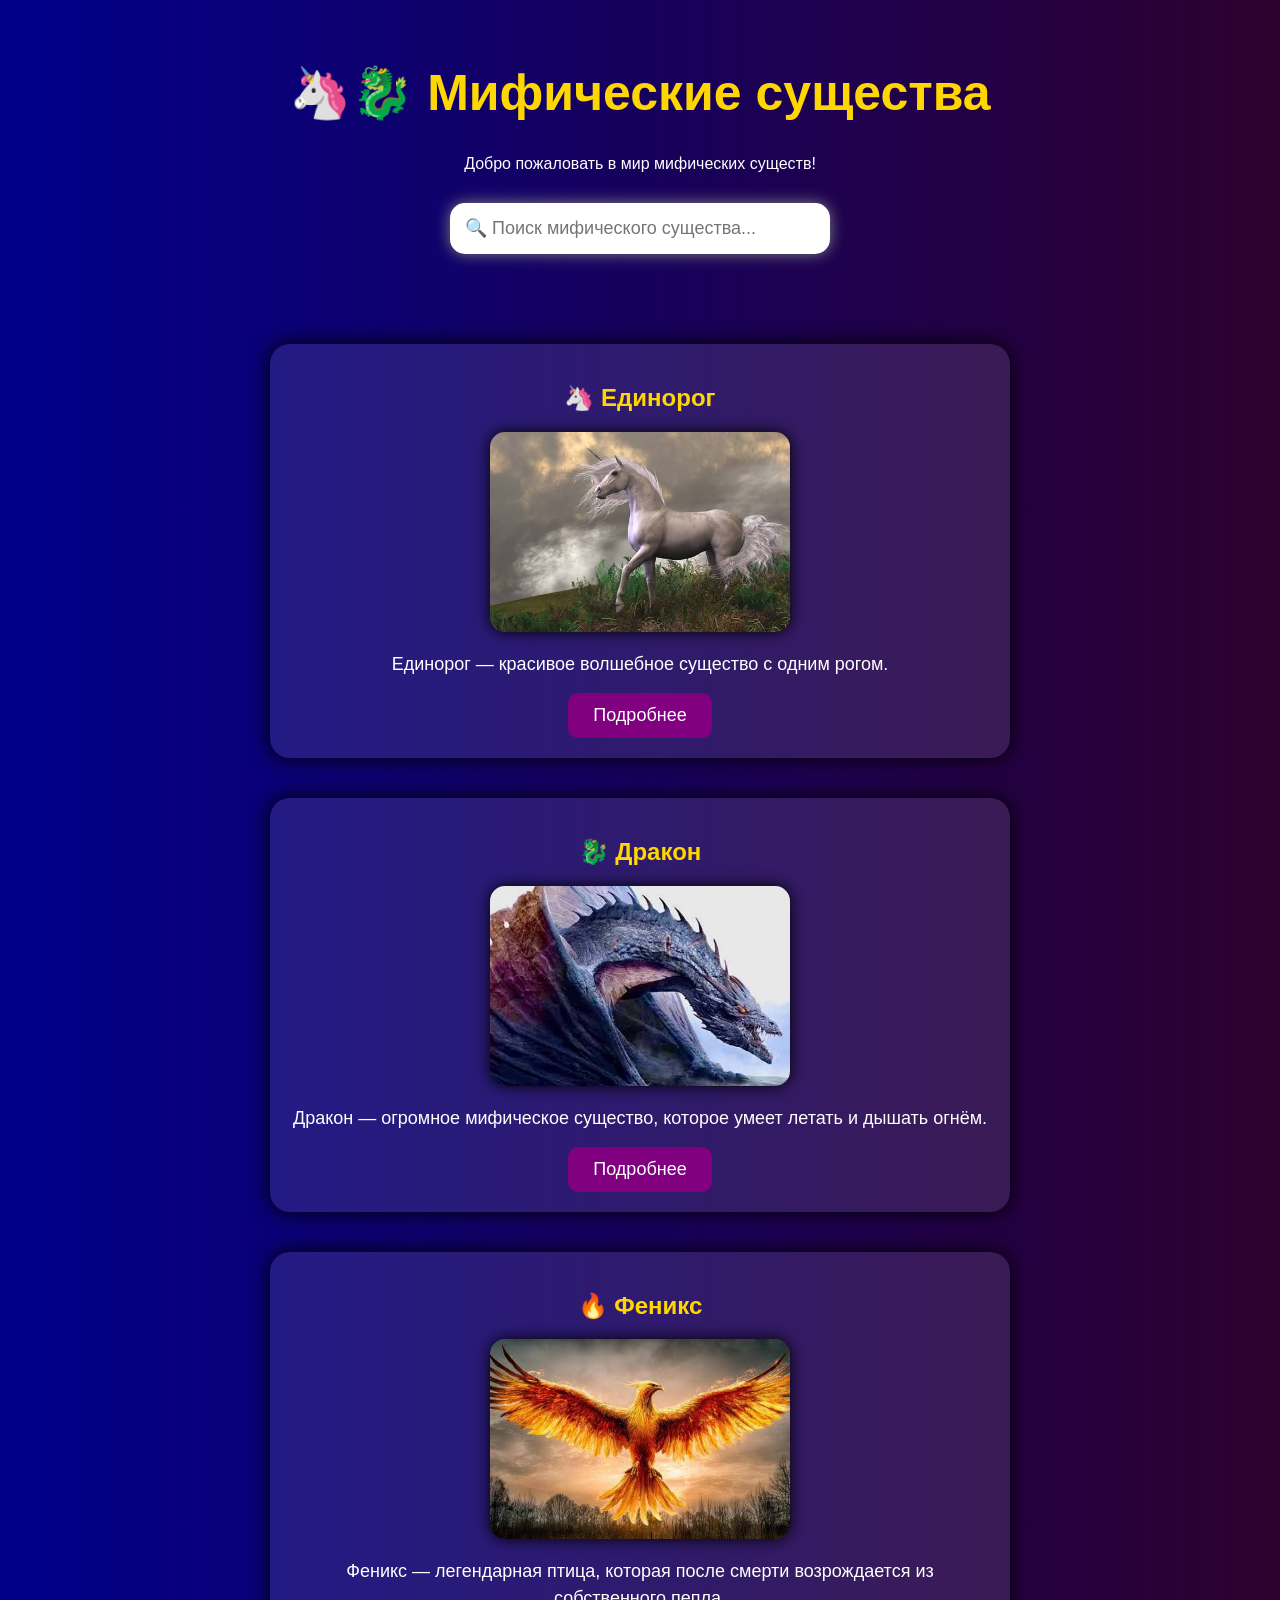
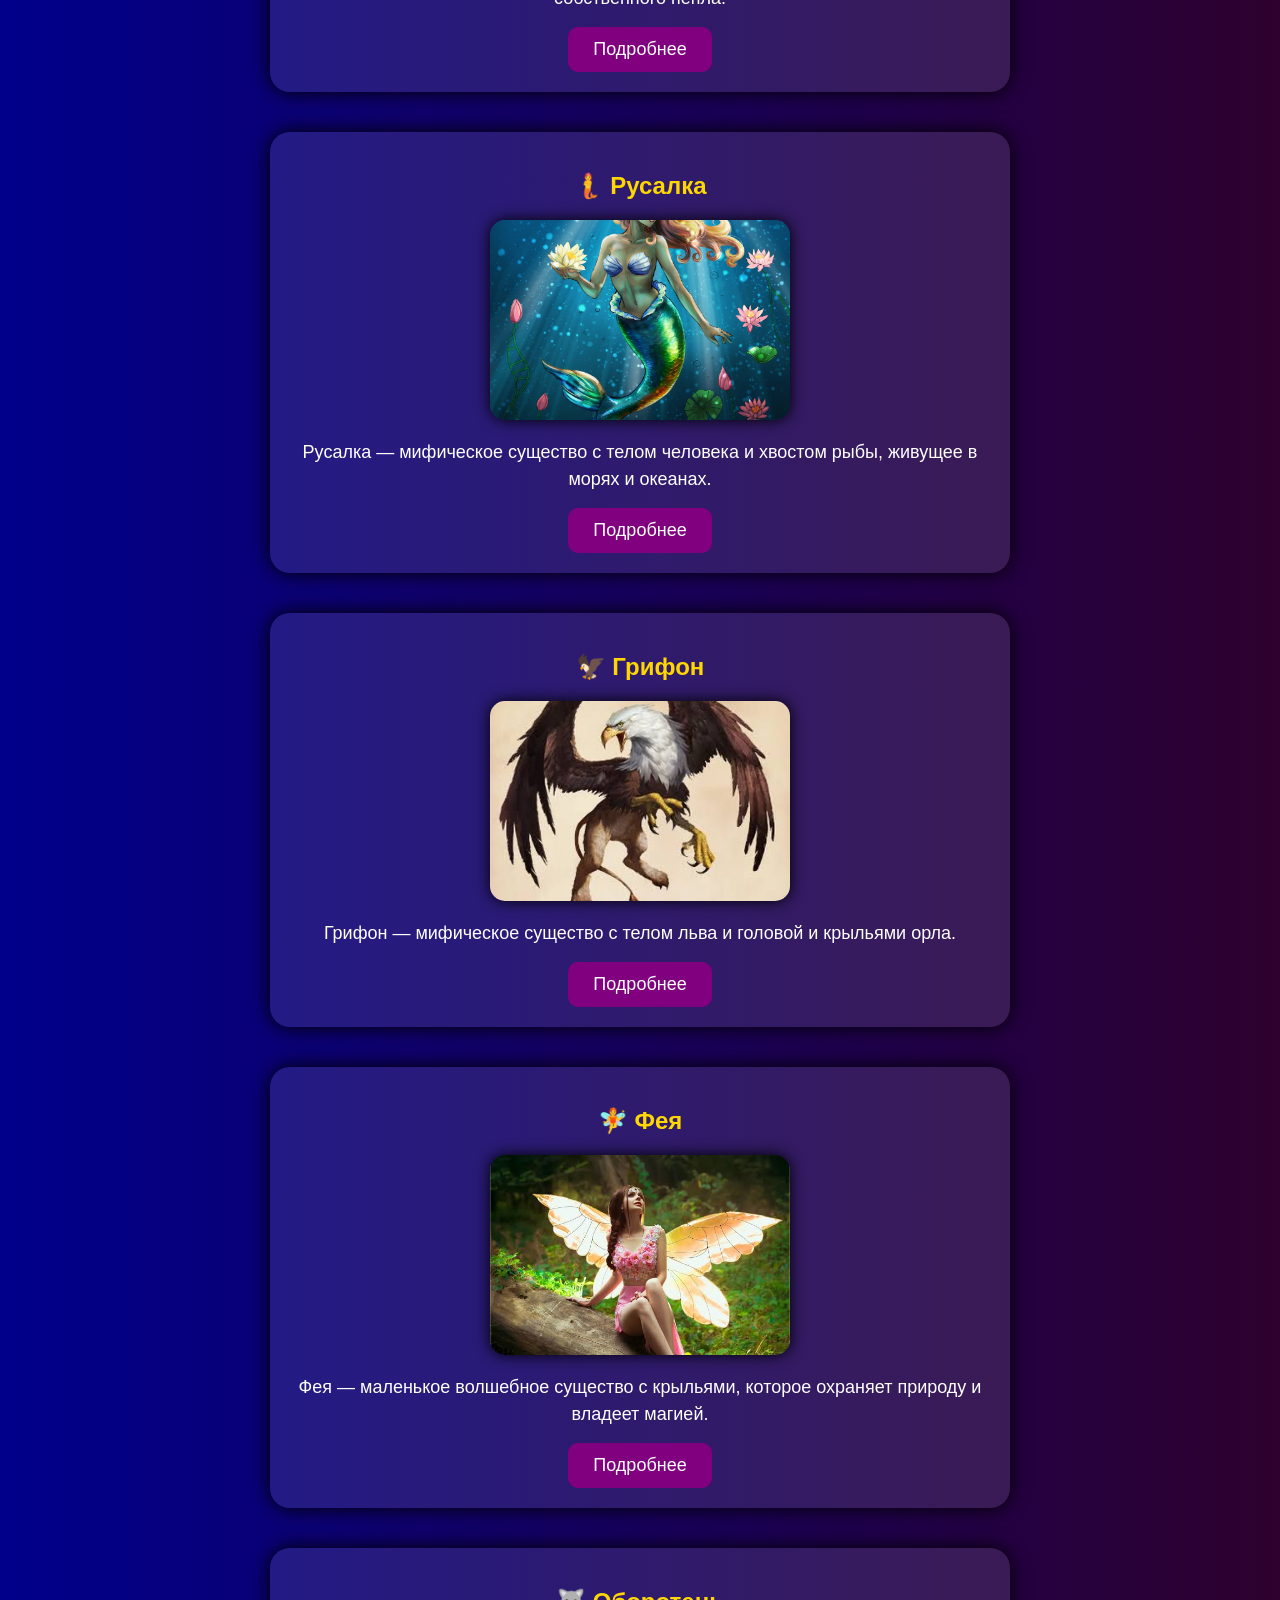
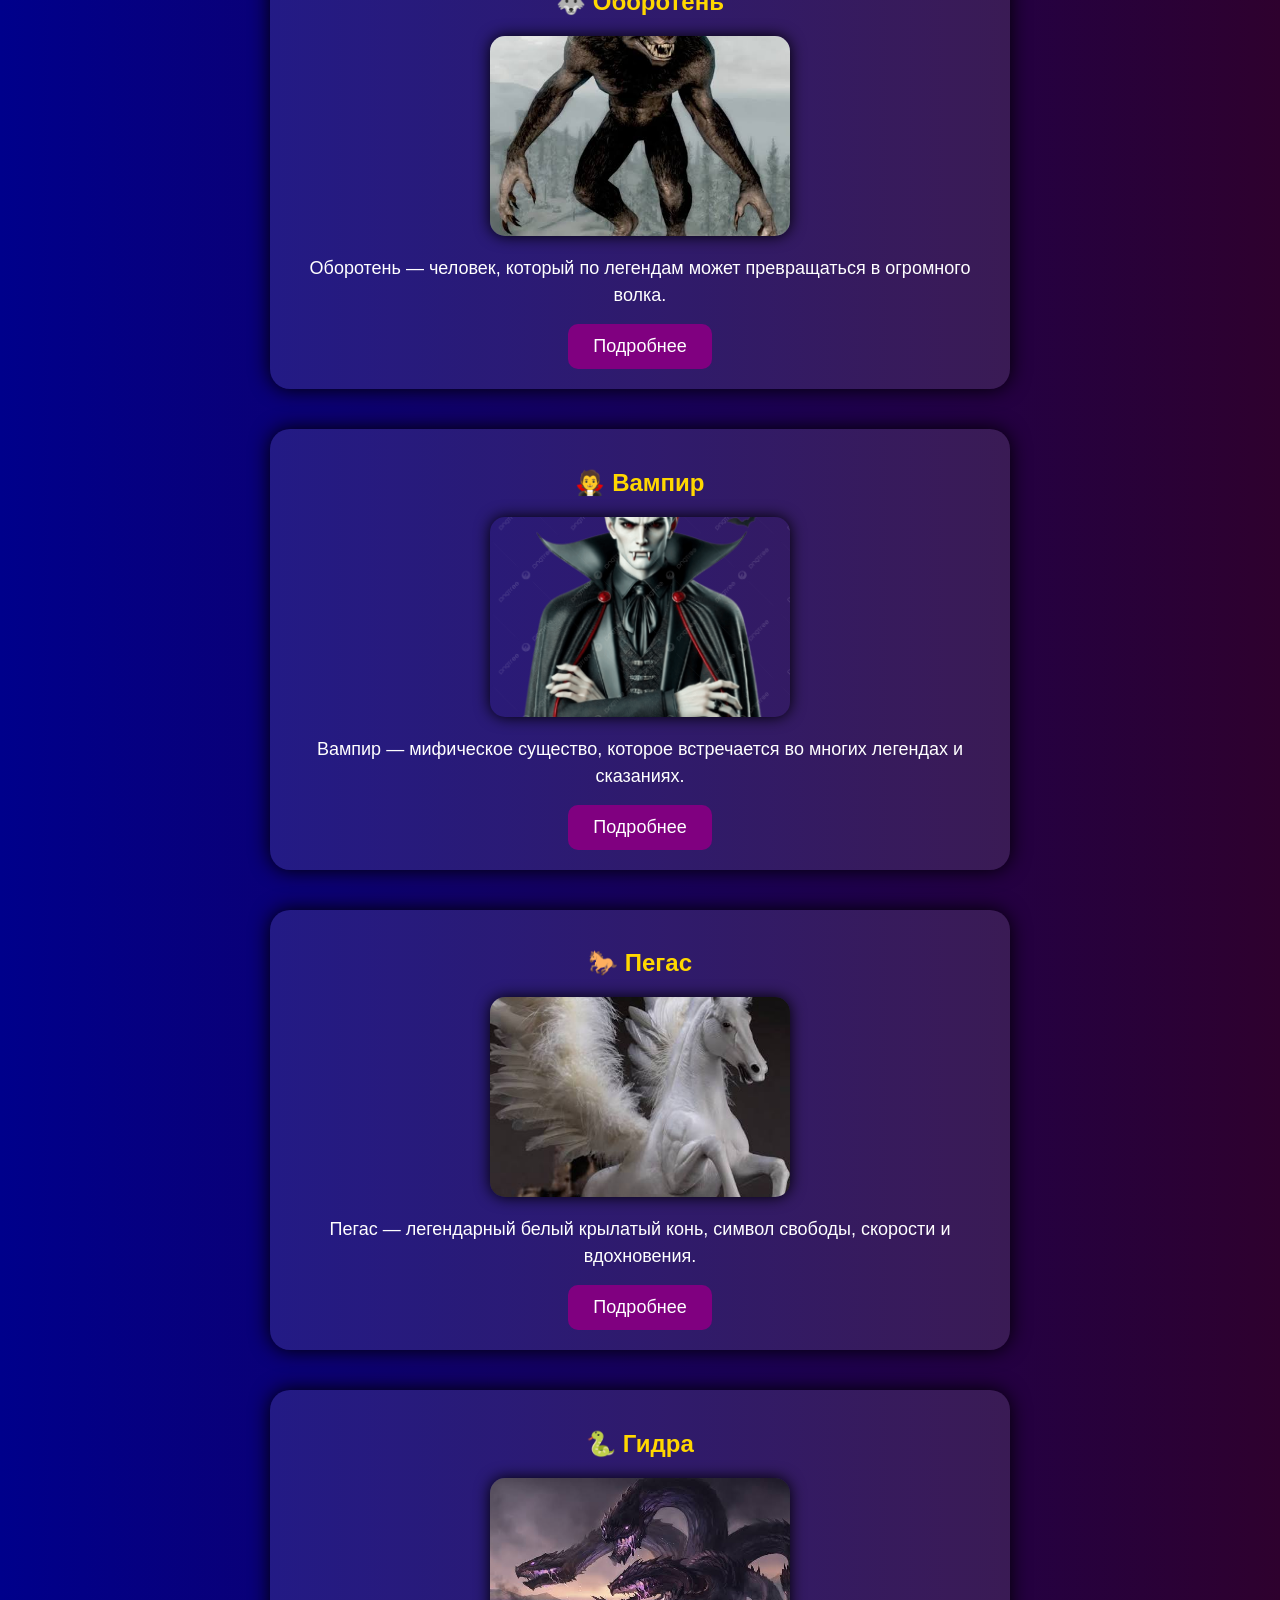
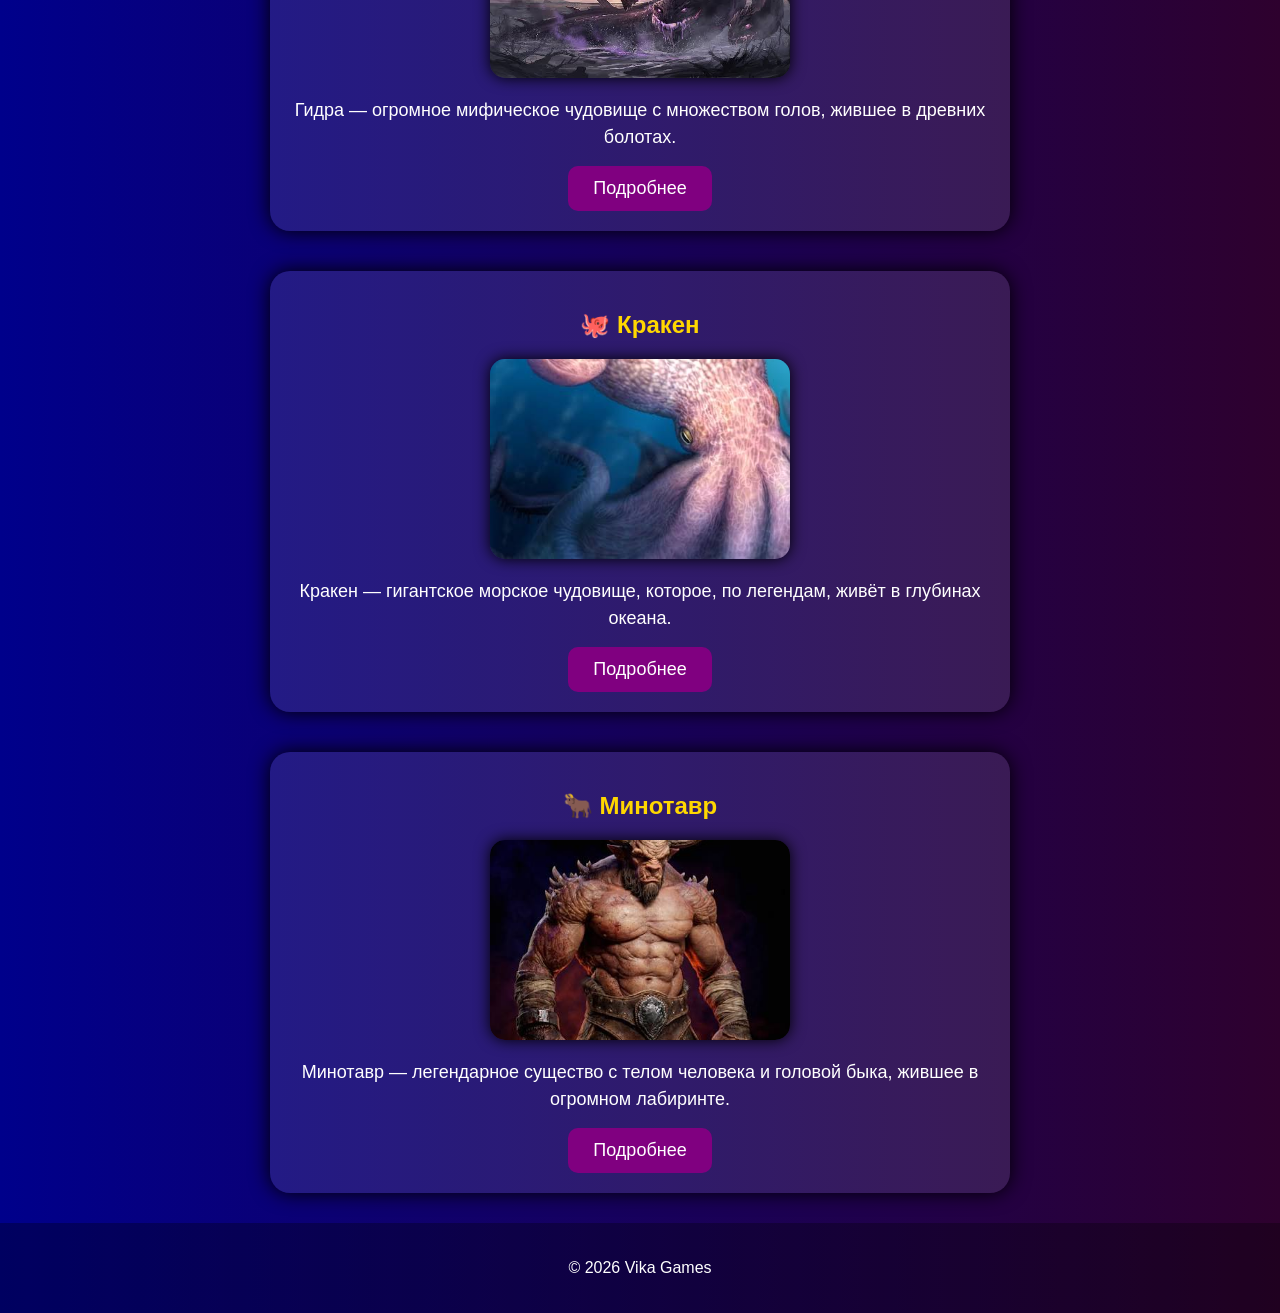
<file: index.html>
<!DOCTYPE html>
<html lang="ru">

<head>
    <meta charset="UTF-8">
    <meta name="viewport" content="width=device-width, initial-scale=1.0">
    <title>Мифические существа</title>
    <link rel="stylesheet" href="style.css">
</head>

<body>

    <header>
        <h1>🦄🐉 Мифические существа</h1>
        <p>Добро пожаловать в мир мифических существ!</p>
        <div class="search-box">

            <input type="text" id="search" placeholder="🔍 Поиск мифического существа..." onkeyup="searchCards()">
    </header>

    <main>

        <div class="card creature">
            <h2>🦄 Единорог</h2>

            <img src="unicorn.jpg" alt="Единорог">

            <p>Единорог — красивое волшебное существо с одним рогом.</p>

            <a href="unicorn.html">
                <button>Подробнее</button>
            </a>
        </div>

        <div class="card creature">
            <h2>🐉 Дракон</h2>

            <img src="dragon.jpg" alt="Дракон">

            <p>Дракон — огромное мифическое существо, которое умеет летать и дышать огнём.</p>

            <a href="dragon.html">
                <button>Подробнее</button>
            </a>
        </div>

        <div class="card creature">

            <h2>🔥 Феникс</h2>

            <img src="phoenix.jpg" alt="Феникс">

            <p>
                Феникс — легендарная птица, которая после смерти возрождается из собственного пепла.
            </p>

            <a href="phoenix.html">
                <button>Подробнее</button>
            </a>

        </div>

        <div class="card creature">

            <h2>🧜 Русалка</h2>

            <img src="mermaid.jpg" alt="Русалка">

            <p>
                Русалка — мифическое существо с телом человека и хвостом рыбы, живущее в морях и океанах.
            </p>

            <a href="mermaid.html">
                <button>Подробнее</button>
            </a>

        </div>

        <div class="card creature">

            <h2>🦅 Грифон</h2>

            <img src="griffin.jpg" alt="Грифон">

            <p>
                Грифон — мифическое существо с телом льва и головой и крыльями орла.
            </p>

            <a href="griffin.html">
                <button>Подробнее</button>
            </a>

        </div>

        <div class="card creature">

            <h2>🧚 Фея</h2>

            <img src="fairy.jpg" alt="Фея">

            <p>
                Фея — маленькое волшебное существо с крыльями, которое охраняет природу и владеет магией.
            </p>

            <a href="fairy.html">
                <button>Подробнее</button>
            </a>

        </div>

        <div class="card creature">

            <h2>🐺 Оборотень</h2>

            <img src="werewolf.jpg" alt="Оборотень">

            <p>
                Оборотень — человек, который по легендам может превращаться в огромного волка.
            </p>

            <a href="werewolf.html">
                <button>Подробнее</button>
            </a>

        </div>

        <div class="card creature">

            <h2>🧛 Вампир</h2>

            <img src="vampire.jpg" alt="Вампир">

            <p>
                Вампир — мифическое существо, которое встречается во многих легендах и сказаниях.
            </p>

            <a href="vampire.html">
                <button>Подробнее</button>
            </a>

        </div>

        <div class="card creature">

            <h2>🐎 Пегас</h2>

            <img src="pegasus.jpg" alt="Пегас">

            <p>
                Пегас — легендарный белый крылатый конь, символ свободы, скорости и вдохновения.
            </p>

            <a href="pegasus.html">
                <button>Подробнее</button>
            </a>

        </div>

        <div class="card creature">

            <h2>🐍 Гидра</h2>

            <img src="hydra.jpg" alt="Гидра">

            <p>
                Гидра — огромное мифическое чудовище с множеством голов, жившее в древних болотах.
            </p>

            <a href="hydra.html">
                <button>Подробнее</button>
            </a>

        </div>

        <div class="card creature">

            <h2>🐙 Кракен</h2>

            <img src="kraken.jpg" alt="Кракен">

            <p>
                Кракен — гигантское морское чудовище, которое, по легендам, живёт в глубинах океана.
            </p>

            <a href="kraken.html">
                <button>Подробнее</button>
            </a>

        </div>

        <div class="card creature">

            <h2>🐂 Минотавр</h2>

            <img src="minotaur.jpg" alt="Минотавр">

            <p>
                Минотавр — легендарное существо с телом человека и головой быка, жившее в огромном лабиринте.
            </p>

            <a href="minotaur.html">
                <button>Подробнее</button>
            </a>

        </div>

    </main>

    <footer>
        <p>© 2026 Vika Games</p>
    </footer>

    <script>

        function searchCards() {

            let input = document.getElementById("search");
            let filter = input.value.toLowerCase();

            let cards = document.getElementsByClassName("creature");

            for (let i = 0; i < cards.length; i++) {

                let title = cards[i].getElementsByTagName("h2")[0];

                if (title.innerText.toLowerCase().includes(filter)) {
                    cards[i].style.display = "block";
                } else {
                    cards[i].style.display = "none";
                }

            }

        }

    </script>

</body>

</html>
</file>
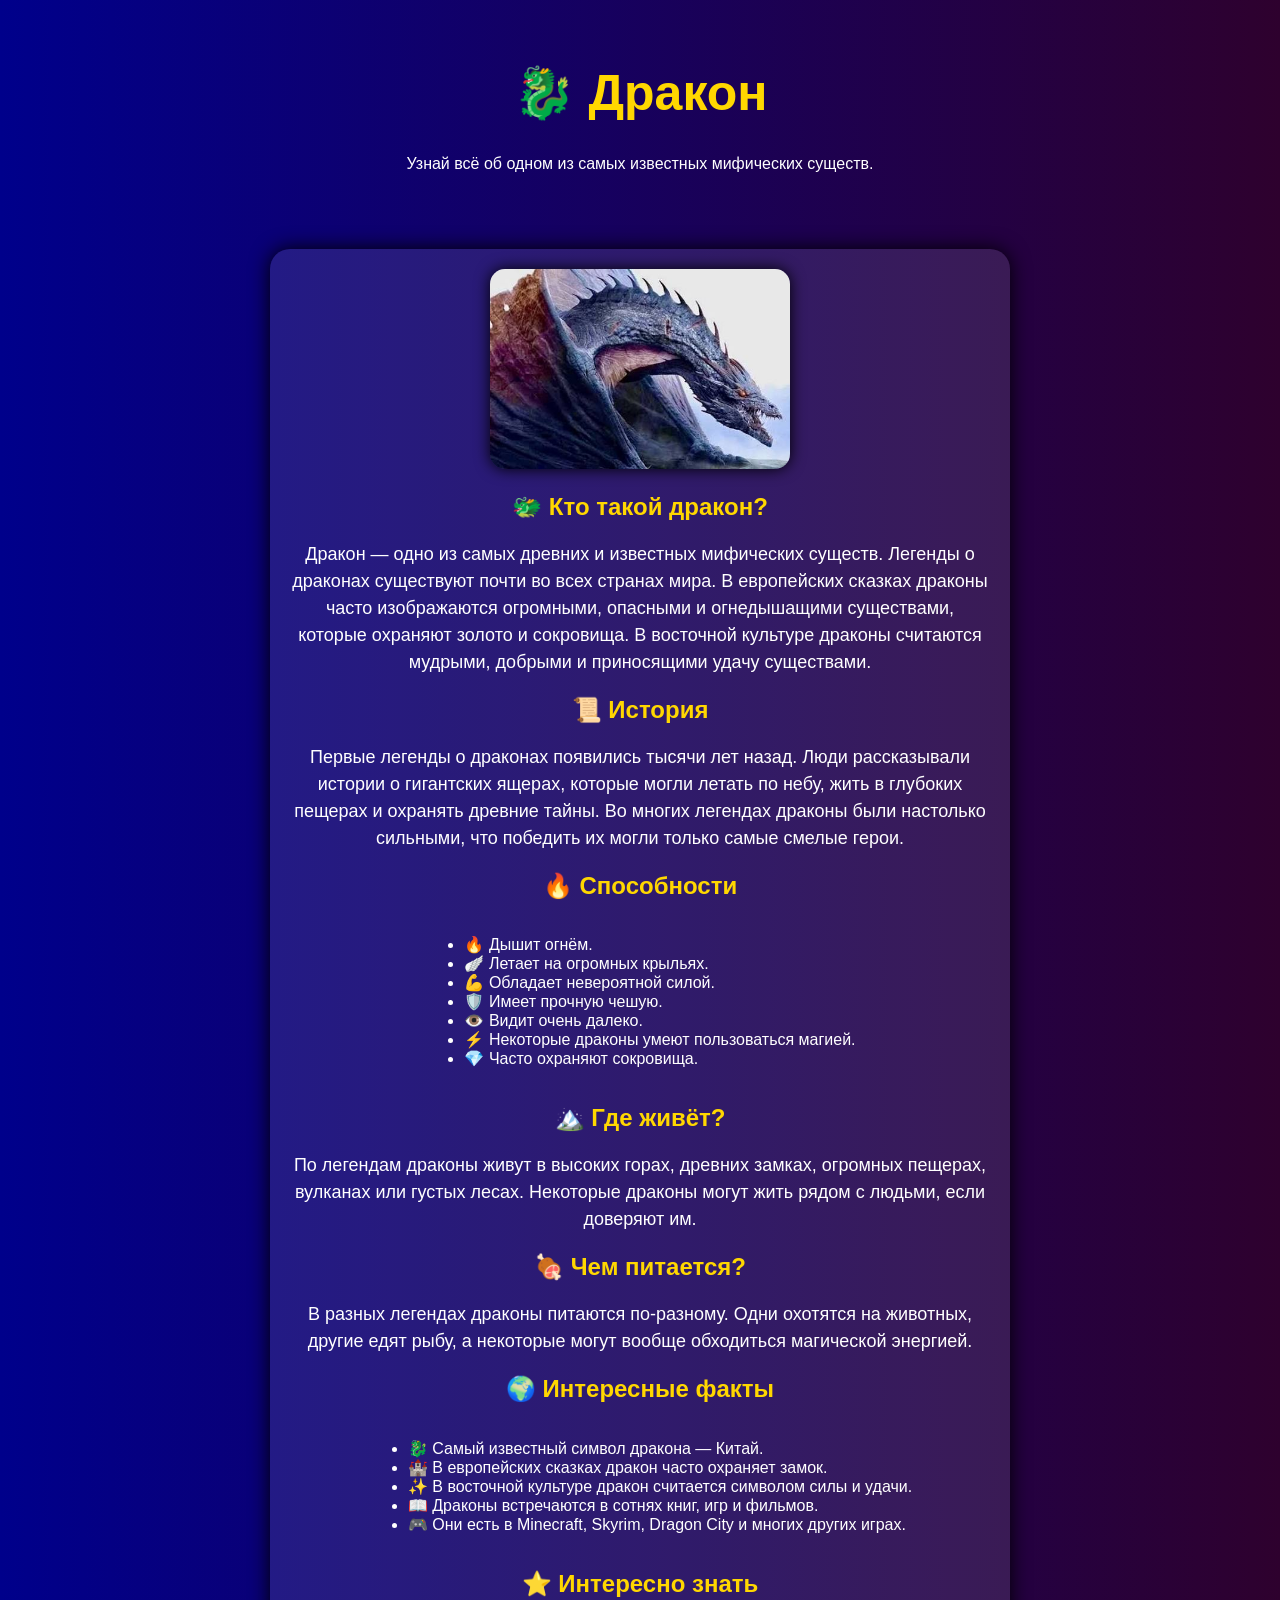
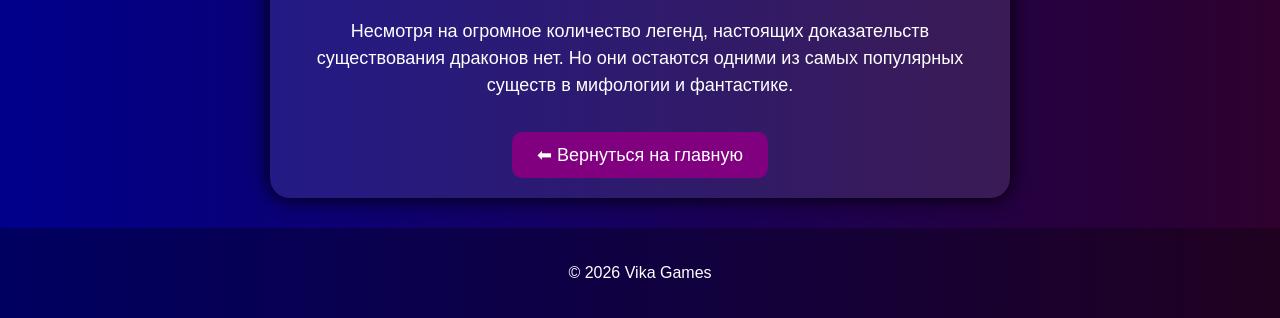
<file: dragon.html>
<!DOCTYPE html>
<html lang="ru">

<head>
    <meta charset="UTF-8">
    <meta name="viewport" content="width=device-width, initial-scale=1.0">
    <title>Дракон</title>
    <link rel="stylesheet" href="style.css">
</head>

<body>

    <header>
        <h1>🐉 Дракон</h1>
        <p>Узнай всё об одном из самых известных мифических существ.</p>
    </header>

    <main>

        <div class="card">

            <img src="dragon.jpg" alt="Дракон">

            <h2>🐲 Кто такой дракон?</h2>

            <p>
                Дракон — одно из самых древних и известных мифических существ.
                Легенды о драконах существуют почти во всех странах мира.
                В европейских сказках драконы часто изображаются огромными,
                опасными и огнедышащими существами, которые охраняют золото
                и сокровища. В восточной культуре драконы считаются мудрыми,
                добрыми и приносящими удачу существами.
            </p>

            <h2>📜 История</h2>

            <p>
                Первые легенды о драконах появились тысячи лет назад.
                Люди рассказывали истории о гигантских ящерах,
                которые могли летать по небу, жить в глубоких пещерах
                и охранять древние тайны. Во многих легендах драконы
                были настолько сильными, что победить их могли только
                самые смелые герои.
            </p>

            <h2>🔥 Способности</h2>

            <ul>
                <li>🔥 Дышит огнём.</li>
                <li>🪽 Летает на огромных крыльях.</li>
                <li>💪 Обладает невероятной силой.</li>
                <li>🛡️ Имеет прочную чешую.</li>
                <li>👁️ Видит очень далеко.</li>
                <li>⚡ Некоторые драконы умеют пользоваться магией.</li>
                <li>💎 Часто охраняют сокровища.</li>
            </ul>

            <h2>🏔️ Где живёт?</h2>

            <p>
                По легендам драконы живут в высоких горах, древних замках,
                огромных пещерах, вулканах или густых лесах.
                Некоторые драконы могут жить рядом с людьми,
                если доверяют им.
            </p>

            <h2>🍖 Чем питается?</h2>

            <p>
                В разных легендах драконы питаются по-разному.
                Одни охотятся на животных,
                другие едят рыбу,
                а некоторые могут вообще обходиться магической энергией.
            </p>

            <h2>🌍 Интересные факты</h2>

            <ul>
                <li>🐉 Самый известный символ дракона — Китай.</li>
                <li>🏰 В европейских сказках дракон часто охраняет замок.</li>
                <li>✨ В восточной культуре дракон считается символом силы и удачи.</li>
                <li>📖 Драконы встречаются в сотнях книг, игр и фильмов.</li>
                <li>🎮 Они есть в Minecraft, Skyrim, Dragon City и многих других играх.</li>
            </ul>

            <h2>⭐ Интересно знать</h2>

            <p>
                Несмотря на огромное количество легенд,
                настоящих доказательств существования драконов нет.
                Но они остаются одними из самых популярных существ
                в мифологии и фантастике.
            </p>

            <br>

            <a href="index.html">
                <button>⬅ Вернуться на главную</button>
            </a>

        </div>

    </main>

    <footer>
        <p>© 2026 Vika Games</p>
    </footer>

</body>

</html>
</file>
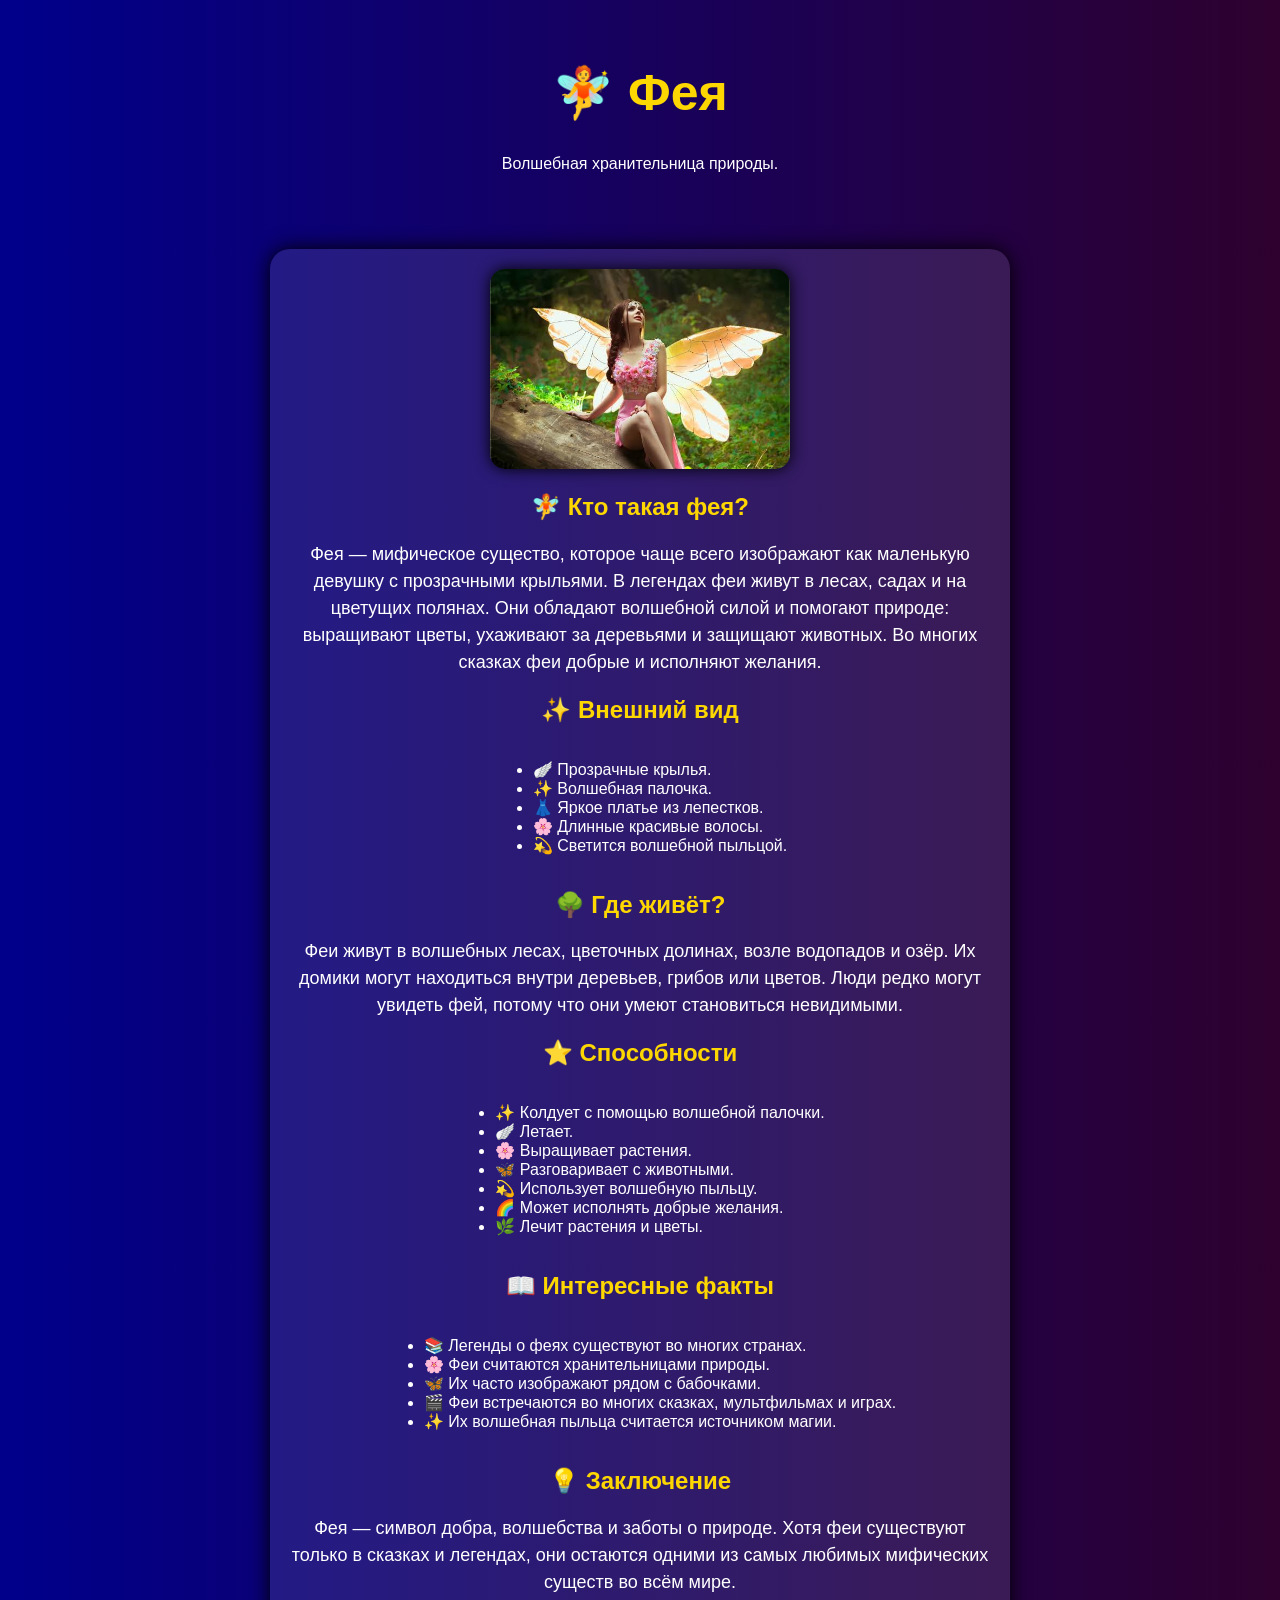
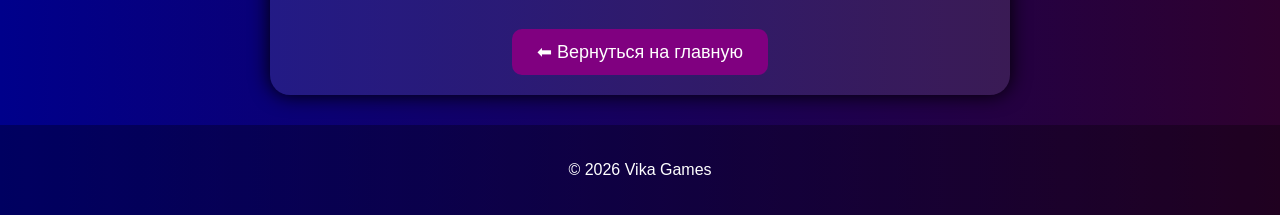
<file: fairy.html>
<!DOCTYPE html>
<html lang="ru">

<head>
    <meta charset="UTF-8">
    <title>Фея</title>
    <link rel="stylesheet" href="style.css">
</head>

<body>

    <header>

        <h1>🧚 Фея</h1>

        <p>Волшебная хранительница природы.</p>

    </header>

    <main>

        <div class="card">

            <img src="fairy.jpg" alt="Фея">

            <h2>🧚 Кто такая фея?</h2>

            <p>
                Фея — мифическое существо, которое чаще всего изображают как маленькую девушку с прозрачными крыльями. В
                легендах феи живут в лесах, садах и на цветущих полянах. Они обладают волшебной силой и помогают
                природе: выращивают цветы, ухаживают за деревьями и защищают животных. Во многих сказках феи добрые и
                исполняют желания.
            </p>

            <h2>✨ Внешний вид</h2>

            <ul>
                <li>🪽 Прозрачные крылья.</li>
                <li>✨ Волшебная палочка.</li>
                <li>👗 Яркое платье из лепестков.</li>
                <li>🌸 Длинные красивые волосы.</li>
                <li>💫 Светится волшебной пыльцой.</li>
            </ul>

            <h2>🌳 Где живёт?</h2>

            <p>
                Феи живут в волшебных лесах, цветочных долинах, возле водопадов и озёр. Их домики могут находиться
                внутри деревьев, грибов или цветов. Люди редко могут увидеть фей, потому что они умеют становиться
                невидимыми.
            </p>

            <h2>⭐ Способности</h2>

            <ul>
                <li>✨ Колдует с помощью волшебной палочки.</li>
                <li>🪽 Летает.</li>
                <li>🌸 Выращивает растения.</li>
                <li>🦋 Разговаривает с животными.</li>
                <li>💫 Использует волшебную пыльцу.</li>
                <li>🌈 Может исполнять добрые желания.</li>
                <li>🌿 Лечит растения и цветы.</li>
            </ul>

            <h2>📖 Интересные факты</h2>

            <ul>
                <li>📚 Легенды о феях существуют во многих странах.</li>
                <li>🌸 Феи считаются хранительницами природы.</li>
                <li>🦋 Их часто изображают рядом с бабочками.</li>
                <li>🎬 Феи встречаются во многих сказках, мультфильмах и играх.</li>
                <li>✨ Их волшебная пыльца считается источником магии.</li>
            </ul>

            <h2>💡 Заключение</h2>

            <p>
                Фея — символ добра, волшебства и заботы о природе. Хотя феи существуют только в сказках и легендах, они
                остаются одними из самых любимых мифических существ во всём мире.
            </p>

            <br>

            <a href="index.html">
                <button>⬅ Вернуться на главную</button>
            </a>

        </div>

    </main>

    <footer>

        <p>© 2026 Vika Games</p>

    </footer>

</body>

</html>
</file>
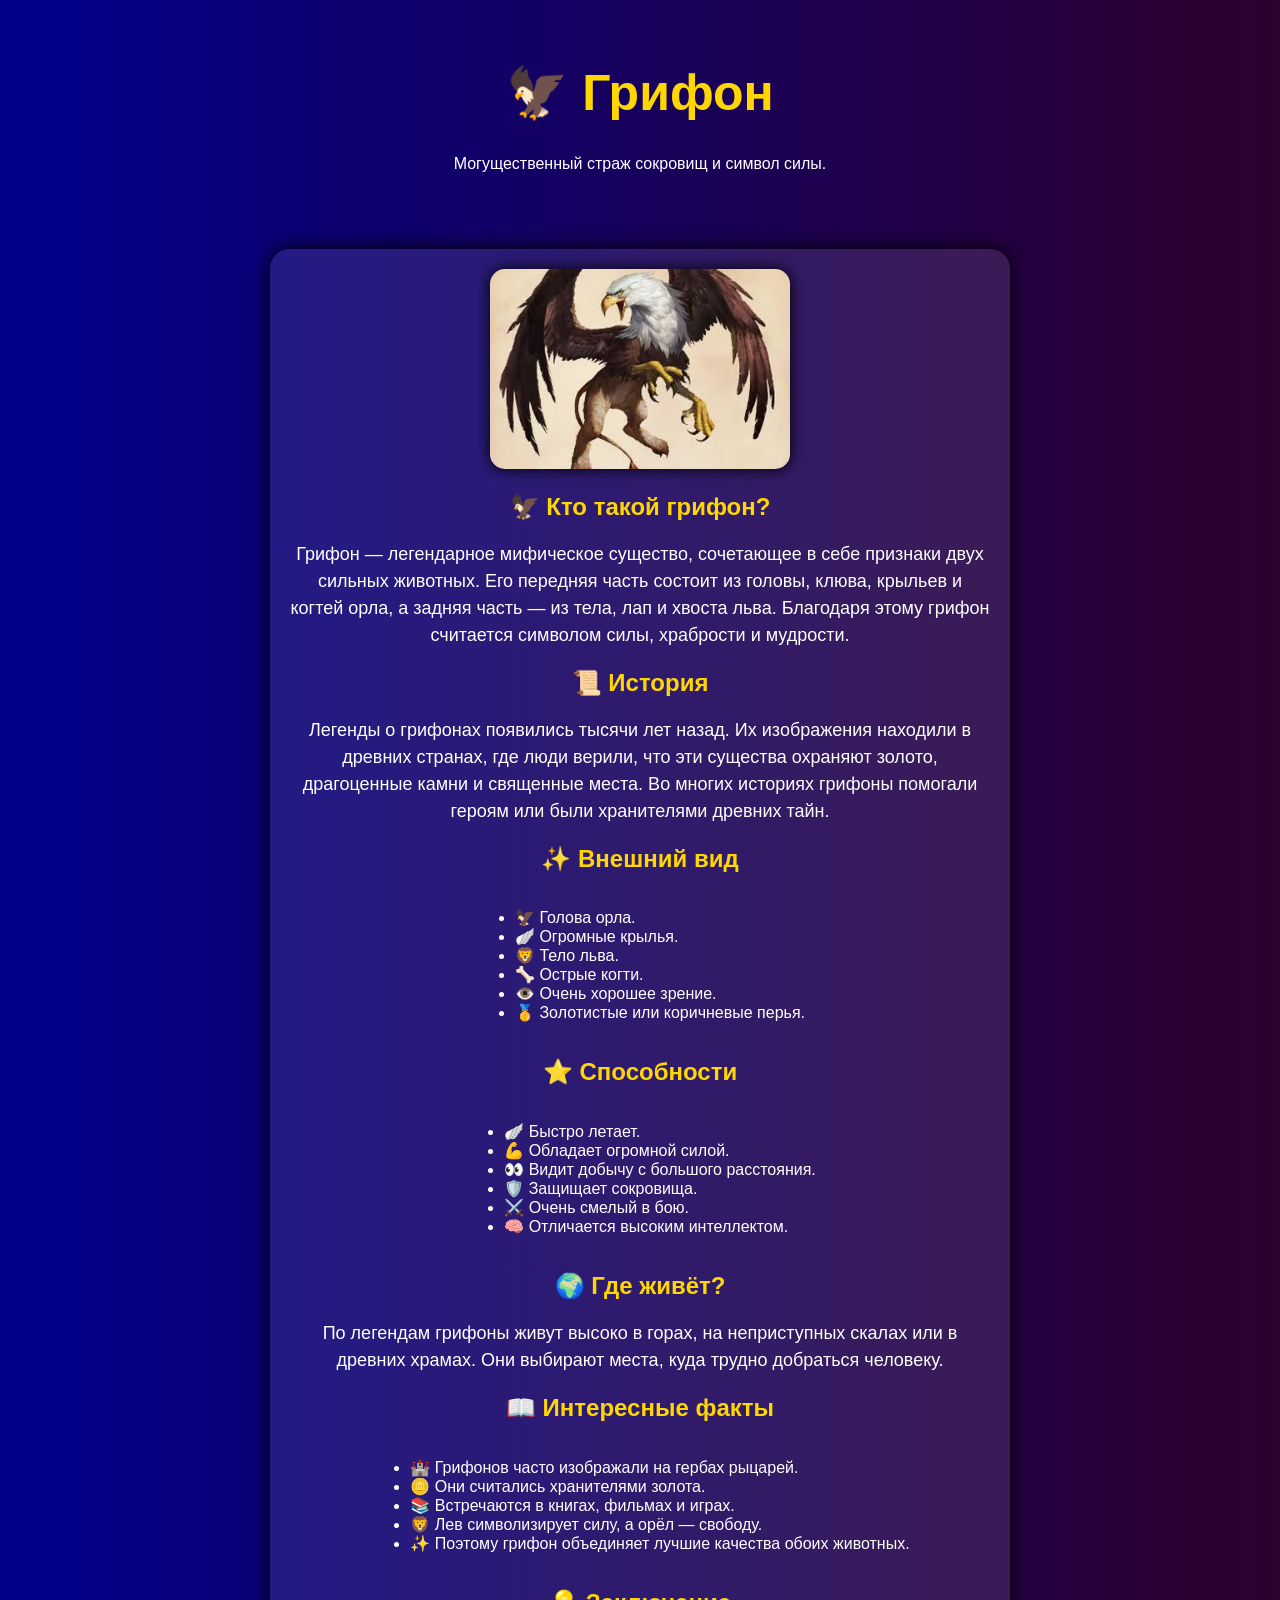
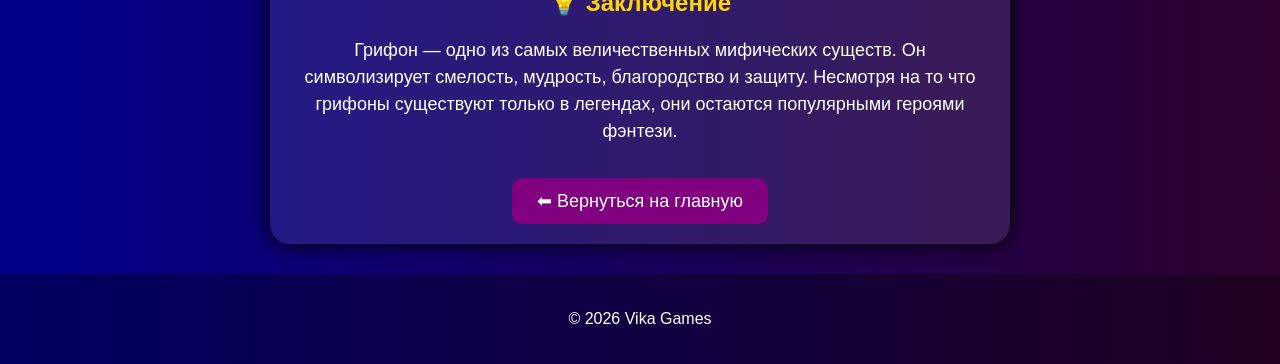
<file: griffin.html>
<!DOCTYPE html>
<html lang="ru">

<head>
    <meta charset="UTF-8">
    <title>Грифон</title>
    <link rel="stylesheet" href="style.css">
</head>

<body>

    <header>

        <h1>🦅 Грифон</h1>

        <p>Могущественный страж сокровищ и символ силы.</p>

    </header>

    <main>

        <div class="card">

            <img src="griffin.jpg" alt="Грифон">

            <h2>🦅 Кто такой грифон?</h2>

            <p>
                Грифон — легендарное мифическое существо, сочетающее в себе признаки двух сильных животных. Его передняя
                часть состоит из головы, клюва, крыльев и когтей орла, а задняя часть — из тела, лап и хвоста льва.
                Благодаря этому грифон считается символом силы, храбрости и мудрости.
            </p>

            <h2>📜 История</h2>

            <p>
                Легенды о грифонах появились тысячи лет назад. Их изображения находили в древних странах, где люди
                верили, что эти существа охраняют золото, драгоценные камни и священные места. Во многих историях
                грифоны помогали героям или были хранителями древних тайн.
            </p>

            <h2>✨ Внешний вид</h2>

            <ul>
                <li>🦅 Голова орла.</li>
                <li>🪽 Огромные крылья.</li>
                <li>🦁 Тело льва.</li>
                <li>🦴 Острые когти.</li>
                <li>👁️ Очень хорошее зрение.</li>
                <li>🥇 Золотистые или коричневые перья.</li>
            </ul>

            <h2>⭐ Способности</h2>

            <ul>
                <li>🪽 Быстро летает.</li>
                <li>💪 Обладает огромной силой.</li>
                <li>👀 Видит добычу с большого расстояния.</li>
                <li>🛡️ Защищает сокровища.</li>
                <li>⚔️ Очень смелый в бою.</li>
                <li>🧠 Отличается высоким интеллектом.</li>
            </ul>

            <h2>🌍 Где живёт?</h2>

            <p>
                По легендам грифоны живут высоко в горах, на неприступных скалах или в древних храмах. Они выбирают
                места, куда трудно добраться человеку.
            </p>

            <h2>📖 Интересные факты</h2>

            <ul>
                <li>🏰 Грифонов часто изображали на гербах рыцарей.</li>
                <li>🪙 Они считались хранителями золота.</li>
                <li>📚 Встречаются в книгах, фильмах и играх.</li>
                <li>🦁 Лев символизирует силу, а орёл — свободу.</li>
                <li>✨ Поэтому грифон объединяет лучшие качества обоих животных.</li>
            </ul>

            <h2>💡 Заключение</h2>

            <p>
                Грифон — одно из самых величественных мифических существ. Он символизирует смелость, мудрость,
                благородство и защиту. Несмотря на то что грифоны существуют только в легендах, они остаются популярными
                героями фэнтези.
            </p>

            <br>

            <a href="index.html">
                <button>⬅ Вернуться на главную</button>
            </a>

        </div>

    </main>

    <footer>

        <p>© 2026 Vika Games</p>

    </footer>

</body>

</html>
</file>
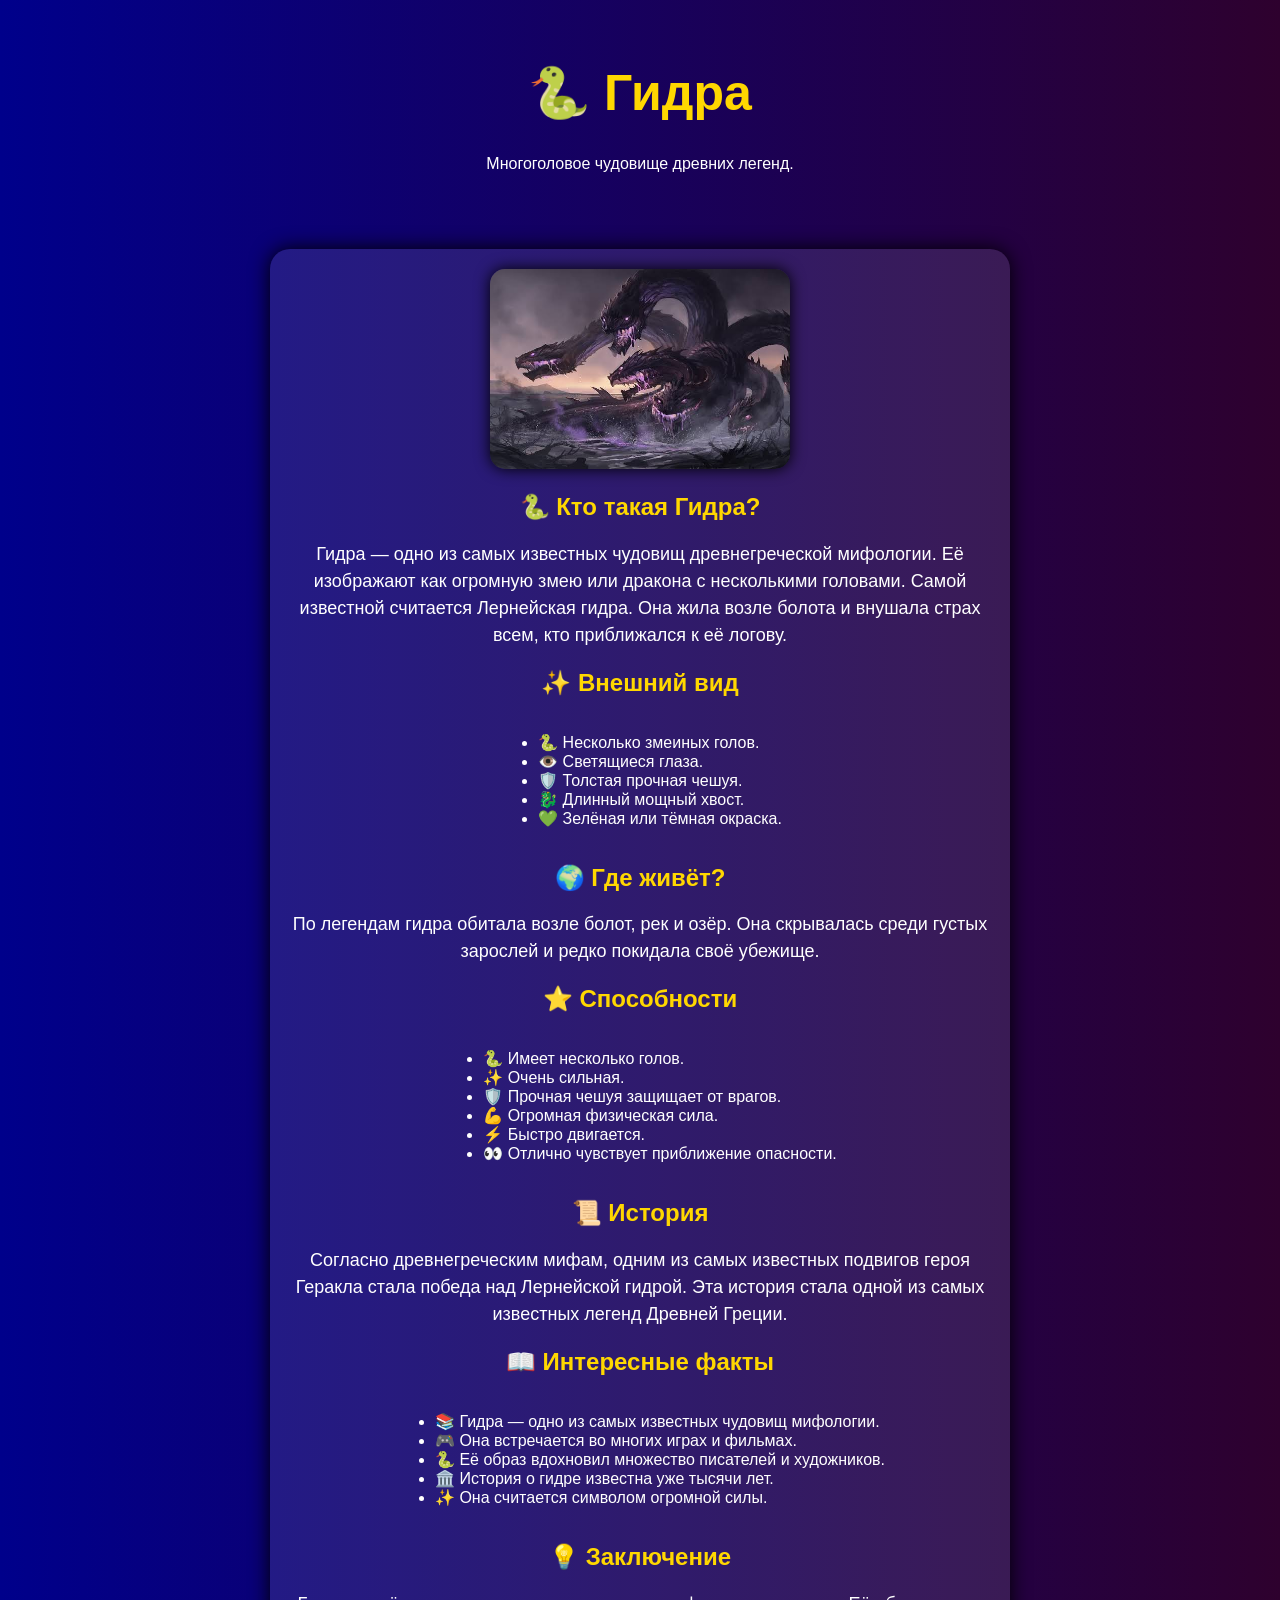
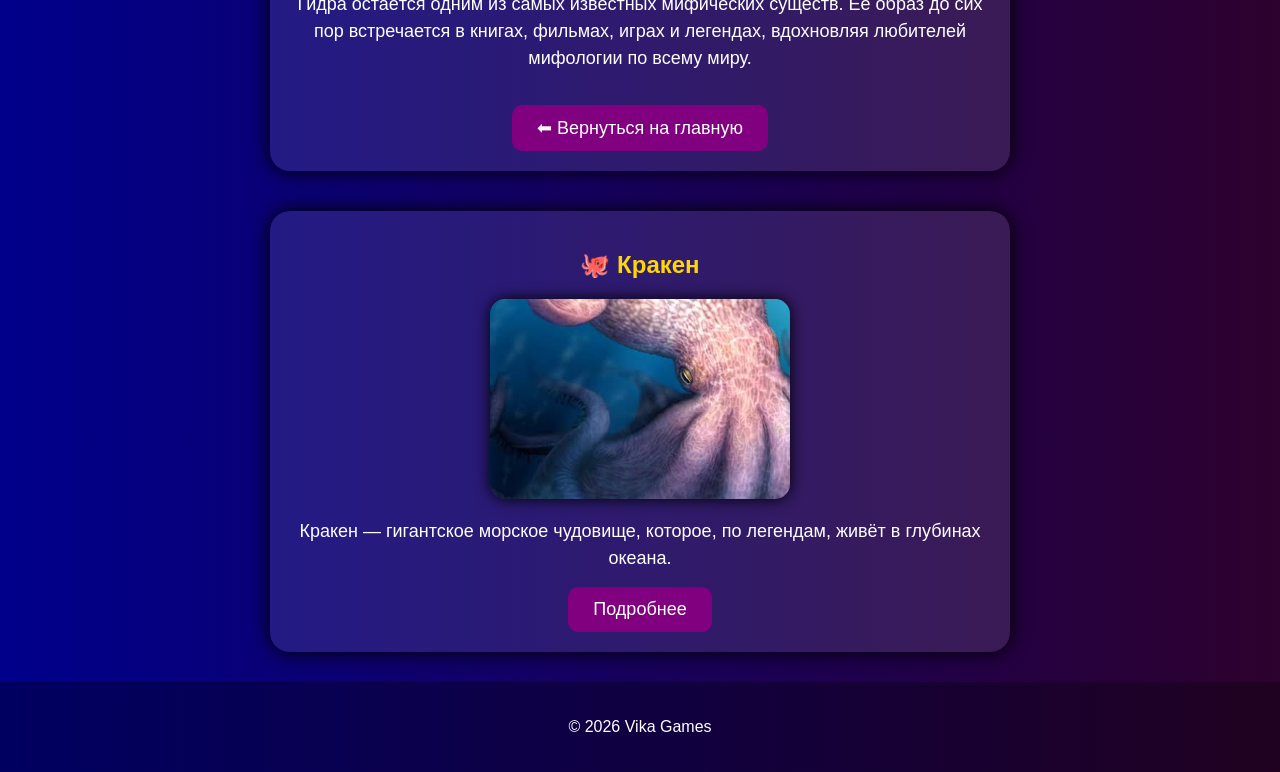
<file: hydra.html>
<!DOCTYPE html>
<html lang="ru">

<head>
    <meta charset="UTF-8">
    <title>Гидра</title>
    <link rel="stylesheet" href="style.css">
</head>

<body>

    <header>

        <h1>🐍 Гидра</h1>

        <p>Многоголовое чудовище древних легенд.</p>

    </header>

    <main>

        <div class="card">

            <img src="hydra.jpg" alt="Гидра">

            <h2>🐍 Кто такая Гидра?</h2>

            <p>
                Гидра — одно из самых известных чудовищ древнегреческой мифологии. Её изображают как огромную змею или
                дракона с несколькими головами. Самой известной считается Лернейская гидра. Она жила возле болота и
                внушала страх всем, кто приближался к её логову.
            </p>

            <h2>✨ Внешний вид</h2>

            <ul>
                <li>🐍 Несколько змеиных голов.</li>
                <li>👁️ Светящиеся глаза.</li>
                <li>🛡️ Толстая прочная чешуя.</li>
                <li>🐉 Длинный мощный хвост.</li>
                <li>💚 Зелёная или тёмная окраска.</li>
            </ul>

            <h2>🌍 Где живёт?</h2>

            <p>
                По легендам гидра обитала возле болот, рек и озёр. Она скрывалась среди густых зарослей и редко покидала
                своё убежище.
            </p>

            <h2>⭐ Способности</h2>

            <ul>
                <li>🐍 Имеет несколько голов.</li>
                <li>✨ Очень сильная.</li>
                <li>🛡️ Прочная чешуя защищает от врагов.</li>
                <li>💪 Огромная физическая сила.</li>
                <li>⚡ Быстро двигается.</li>
                <li>👀 Отлично чувствует приближение опасности.</li>
            </ul>

            <h2>📜 История</h2>

            <p>
                Согласно древнегреческим мифам, одним из самых известных подвигов героя Геракла стала победа над
                Лернейской гидрой. Эта история стала одной из самых известных легенд Древней Греции.
            </p>

            <h2>📖 Интересные факты</h2>

            <ul>
                <li>📚 Гидра — одно из самых известных чудовищ мифологии.</li>
                <li>🎮 Она встречается во многих играх и фильмах.</li>
                <li>🐍 Её образ вдохновил множество писателей и художников.</li>
                <li>🏛️ История о гидре известна уже тысячи лет.</li>
                <li>✨ Она считается символом огромной силы.</li>
            </ul>

            <h2>💡 Заключение</h2>

            <p>
                Гидра остаётся одним из самых известных мифических существ. Её образ до сих пор встречается в книгах,
                фильмах, играх и легендах, вдохновляя любителей мифологии по всему миру.
            </p>

            <br>

            <a href="index.html">
                <button>⬅ Вернуться на главную</button>
            </a>

        </div>

        <div class="card">

            <h2>🐙 Кракен</h2>

            <img src="kraken.jpg" alt="Кракен">

            <p>
                Кракен — гигантское морское чудовище, которое, по легендам, живёт в глубинах океана.
            </p>

            <a href="kraken.html">
                <button>Подробнее</button>
            </a>

        </div>

    </main>

    <footer>

        <p>© 2026 Vika Games</p>

    </footer>

</body>

</html>
</file>
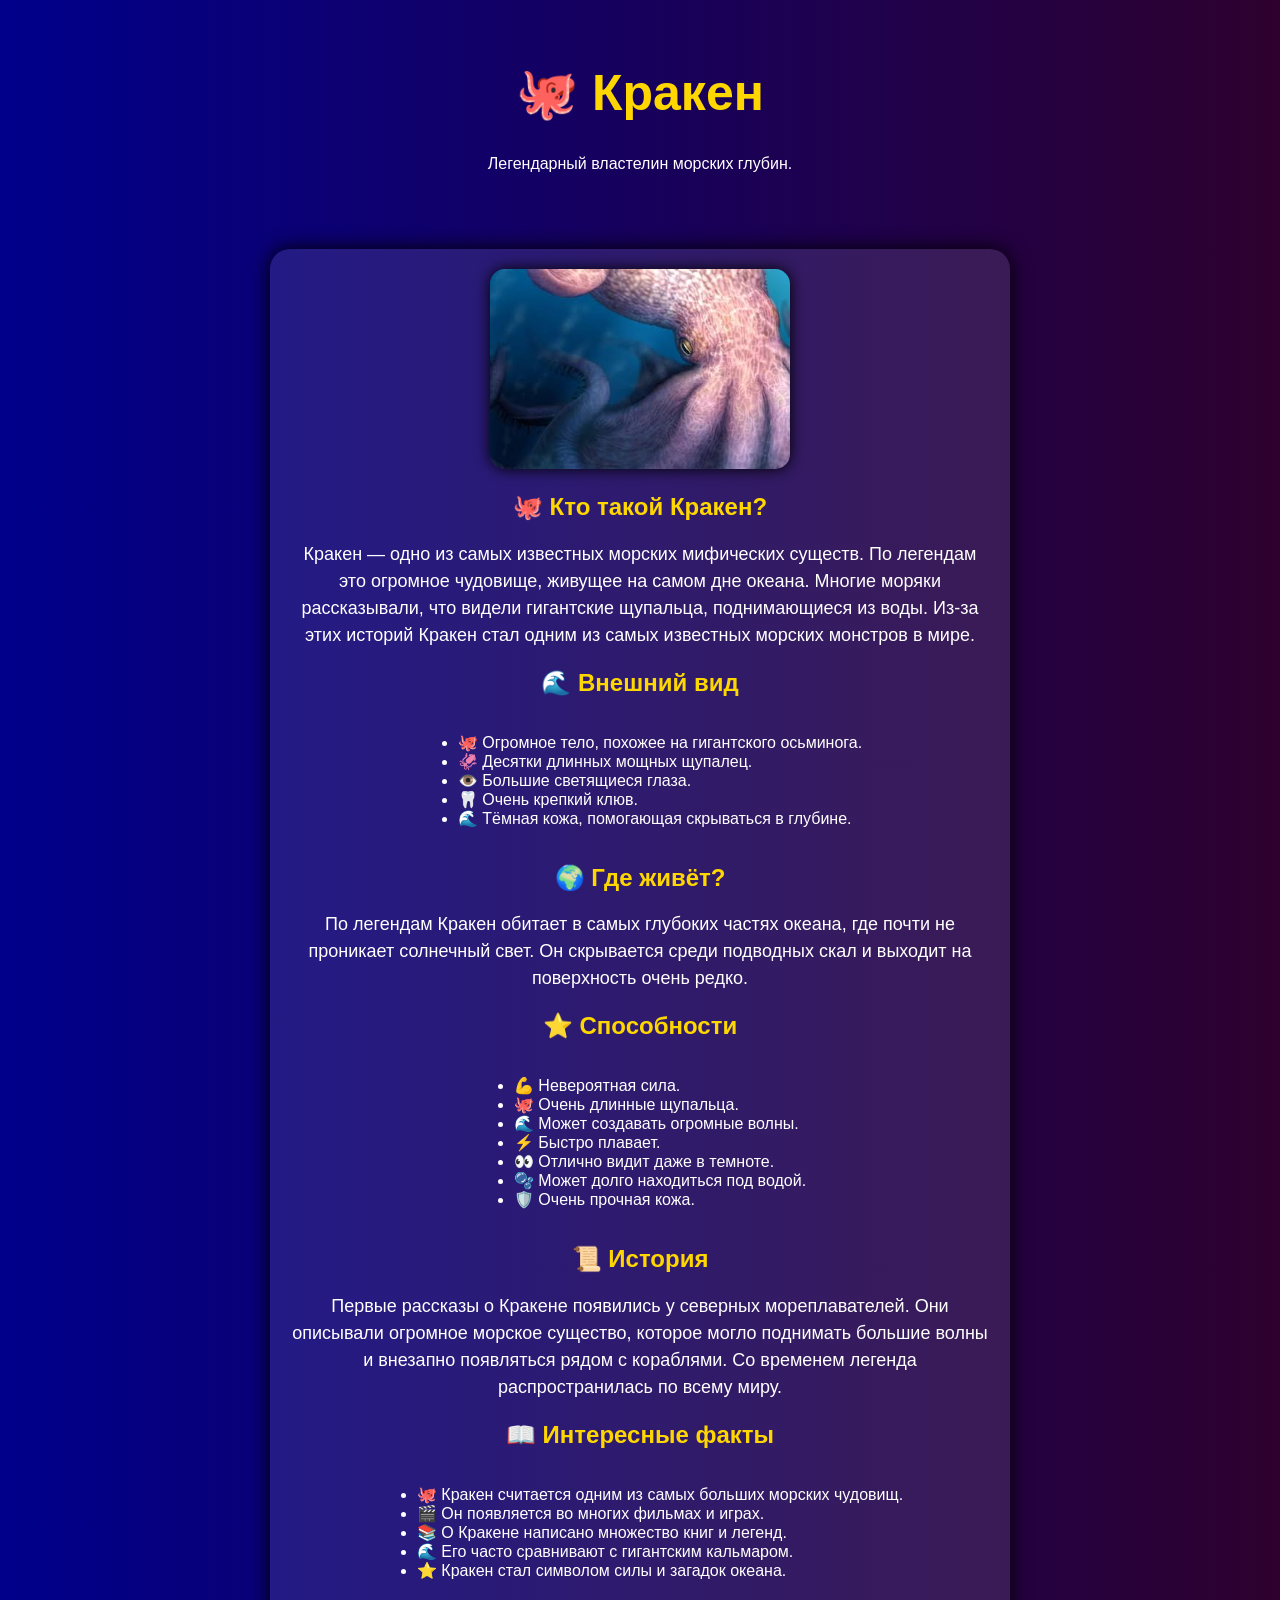
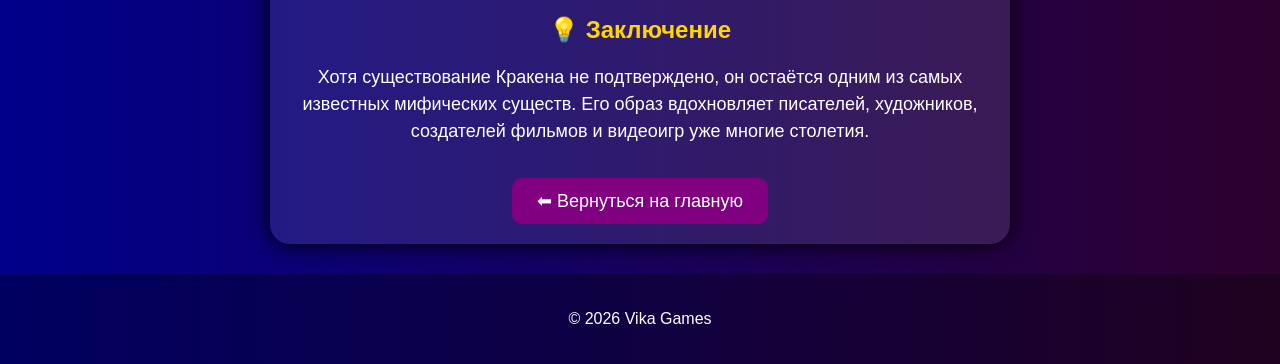
<file: kraken.html>
<!DOCTYPE html>
<html lang="ru">

<head>
    <meta charset="UTF-8">
    <title>Кракен</title>
    <link rel="stylesheet" href="style.css">
</head>

<body>

    <header>

        <h1>🐙 Кракен</h1>

        <p>Легендарный властелин морских глубин.</p>

    </header>

    <main>

        <div class="card">

            <img src="kraken.jpg" alt="Кракен">

            <h2>🐙 Кто такой Кракен?</h2>

            <p>
                Кракен — одно из самых известных морских мифических существ. По легендам это
                огромное чудовище, живущее на самом дне океана. Многие моряки рассказывали,
                что видели гигантские щупальца, поднимающиеся из воды. Из-за этих историй
                Кракен стал одним из самых известных морских монстров в мире.
            </p>

            <h2>🌊 Внешний вид</h2>

            <ul>
                <li>🐙 Огромное тело, похожее на гигантского осьминога.</li>
                <li>🦑 Десятки длинных мощных щупалец.</li>
                <li>👁️ Большие светящиеся глаза.</li>
                <li>🦷 Очень крепкий клюв.</li>
                <li>🌊 Тёмная кожа, помогающая скрываться в глубине.</li>
            </ul>

            <h2>🌍 Где живёт?</h2>

            <p>
                По легендам Кракен обитает в самых глубоких частях океана, где почти не
                проникает солнечный свет. Он скрывается среди подводных скал и выходит на
                поверхность очень редко.
            </p>

            <h2>⭐ Способности</h2>

            <ul>
                <li>💪 Невероятная сила.</li>
                <li>🐙 Очень длинные щупальца.</li>
                <li>🌊 Может создавать огромные волны.</li>
                <li>⚡ Быстро плавает.</li>
                <li>👀 Отлично видит даже в темноте.</li>
                <li>🫧 Может долго находиться под водой.</li>
                <li>🛡️ Очень прочная кожа.</li>
            </ul>

            <h2>📜 История</h2>

            <p>
                Первые рассказы о Кракене появились у северных мореплавателей. Они
                описывали огромное морское существо, которое могло поднимать большие волны
                и внезапно появляться рядом с кораблями. Со временем легенда распространилась
                по всему миру.
            </p>

            <h2>📖 Интересные факты</h2>

            <ul>
                <li>🐙 Кракен считается одним из самых больших морских чудовищ.</li>
                <li>🎬 Он появляется во многих фильмах и играх.</li>
                <li>📚 О Кракене написано множество книг и легенд.</li>
                <li>🌊 Его часто сравнивают с гигантским кальмаром.</li>
                <li>⭐ Кракен стал символом силы и загадок океана.</li>
            </ul>

            <h2>💡 Заключение</h2>

            <p>
                Хотя существование Кракена не подтверждено, он остаётся одним из самых
                известных мифических существ. Его образ вдохновляет писателей, художников,
                создателей фильмов и видеоигр уже многие столетия.
            </p>

            <br>

            <a href="index.html">
                <button>⬅ Вернуться на главную</button>
            </a>

        </div>

    </main>

    <footer>

        <p>© 2026 Vika Games</p>

    </footer>

</body>

</html>
</file>
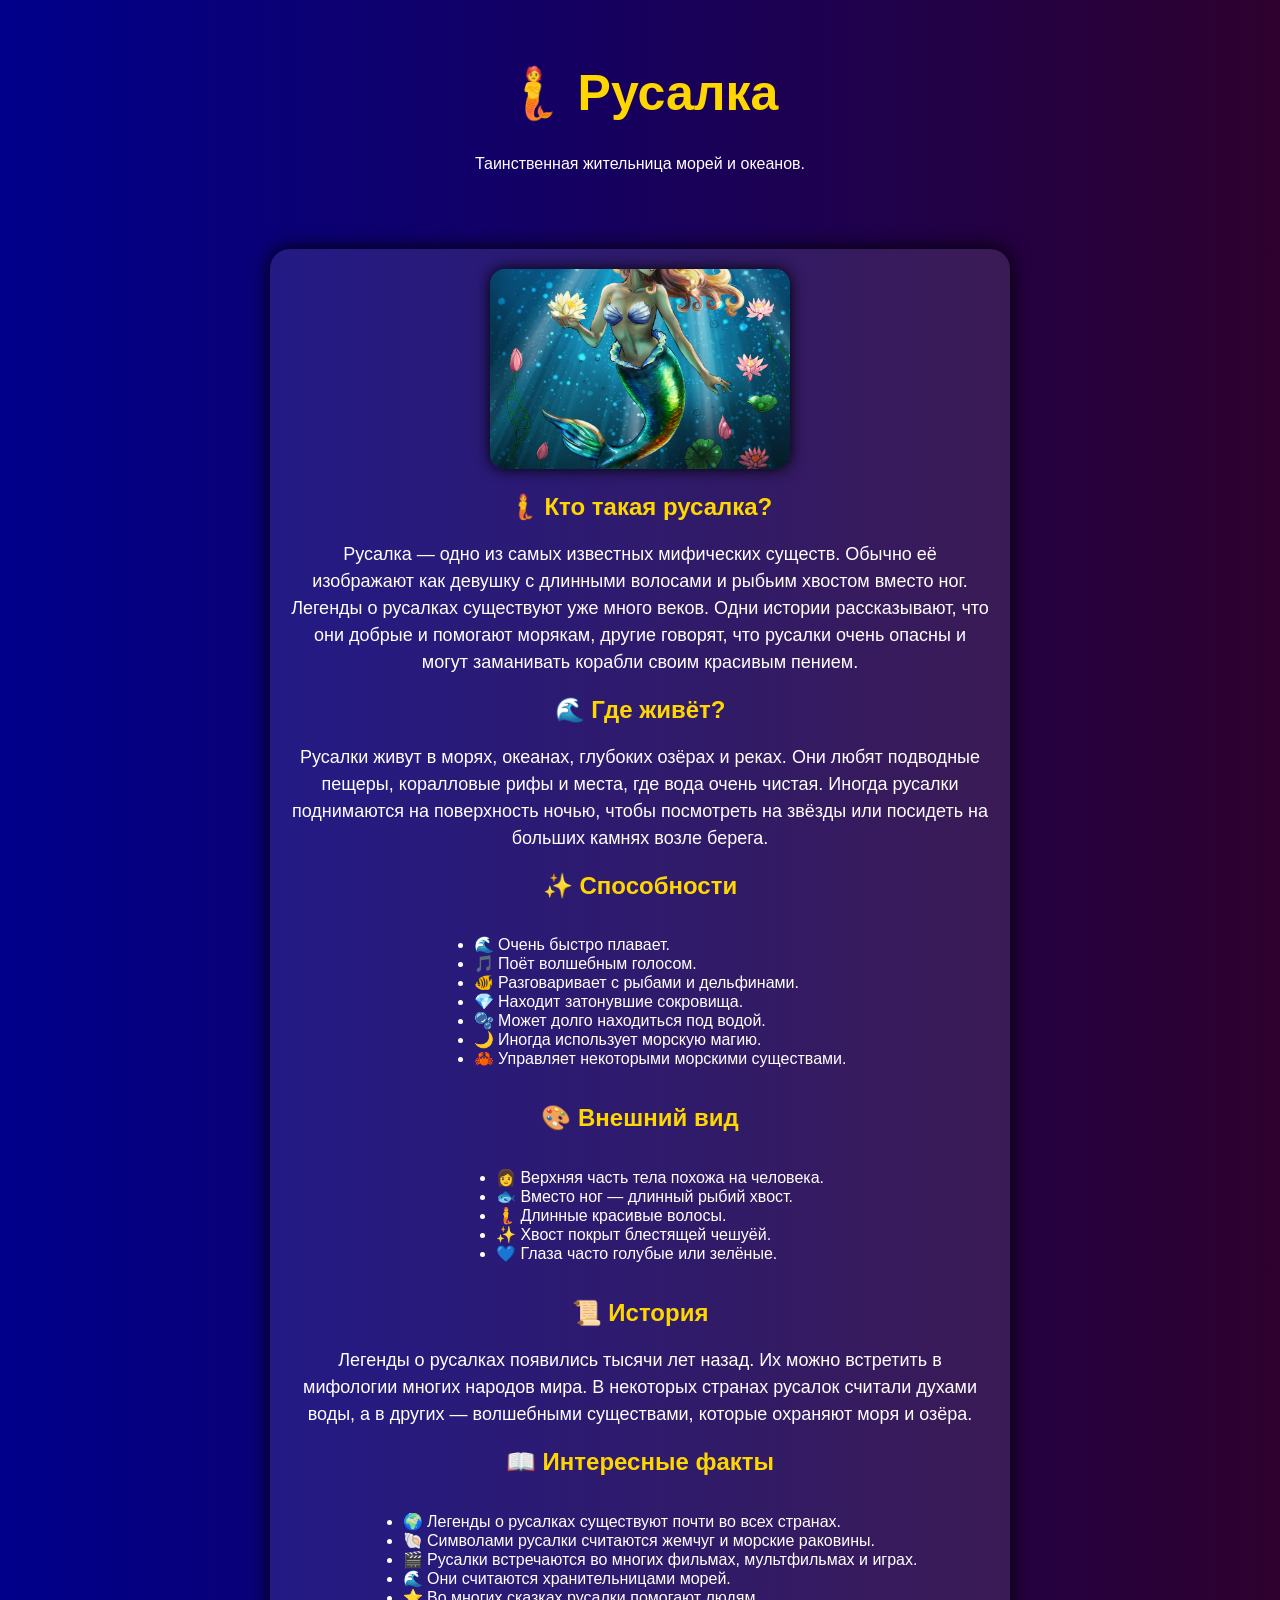
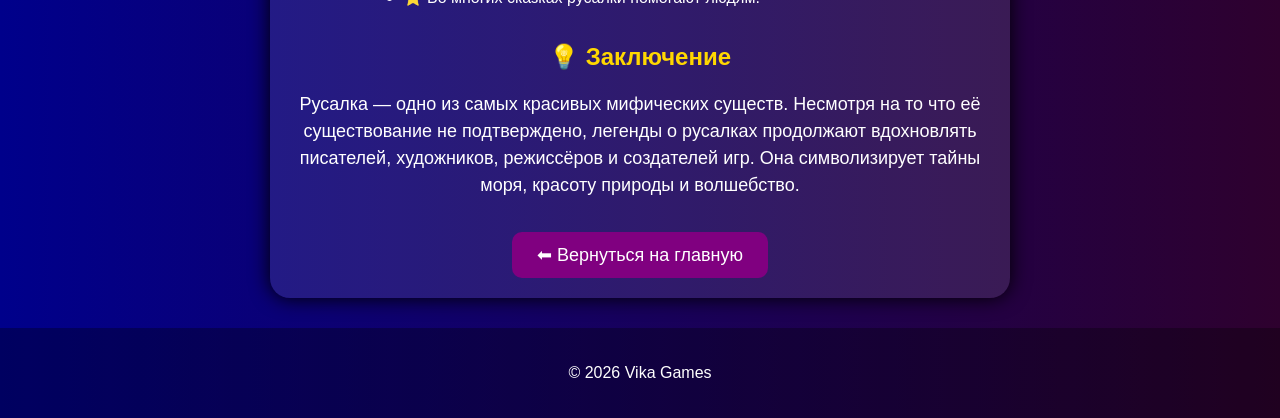
<file: mermaid.html>
<!DOCTYPE html>
<html lang="ru">

<head>
    <meta charset="UTF-8">
    <title>Русалка</title>
    <link rel="stylesheet" href="style.css">
</head>

<body>

    <header>

        <h1>🧜 Русалка</h1>

        <p>Таинственная жительница морей и океанов.</p>

    </header>

    <main>

        <div class="card">

            <img src="mermaid.jpg" alt="Русалка">

            <h2>🧜 Кто такая русалка?</h2>

            <p>
                Русалка — одно из самых известных мифических существ. Обычно её изображают
                как девушку с длинными волосами и рыбьим хвостом вместо ног. Легенды о
                русалках существуют уже много веков. Одни истории рассказывают, что они
                добрые и помогают морякам, другие говорят, что русалки очень опасны и могут
                заманивать корабли своим красивым пением.
            </p>

            <h2>🌊 Где живёт?</h2>

            <p>
                Русалки живут в морях, океанах, глубоких озёрах и реках. Они любят
                подводные пещеры, коралловые рифы и места, где вода очень чистая.
                Иногда русалки поднимаются на поверхность ночью, чтобы посмотреть на звёзды
                или посидеть на больших камнях возле берега.
            </p>

            <h2>✨ Способности</h2>

            <ul>
                <li>🌊 Очень быстро плавает.</li>
                <li>🎵 Поёт волшебным голосом.</li>
                <li>🐠 Разговаривает с рыбами и дельфинами.</li>
                <li>💎 Находит затонувшие сокровища.</li>
                <li>🫧 Может долго находиться под водой.</li>
                <li>🌙 Иногда использует морскую магию.</li>
                <li>🦀 Управляет некоторыми морскими существами.</li>
            </ul>

            <h2>🎨 Внешний вид</h2>

            <ul>
                <li>👩 Верхняя часть тела похожа на человека.</li>
                <li>🐟 Вместо ног — длинный рыбий хвост.</li>
                <li>🧜 Длинные красивые волосы.</li>
                <li>✨ Хвост покрыт блестящей чешуёй.</li>
                <li>💙 Глаза часто голубые или зелёные.</li>
            </ul>

            <h2>📜 История</h2>

            <p>
                Легенды о русалках появились тысячи лет назад. Их можно встретить в
                мифологии многих народов мира. В некоторых странах русалок считали духами
                воды, а в других — волшебными существами, которые охраняют моря и озёра.
            </p>

            <h2>📖 Интересные факты</h2>

            <ul>
                <li>🌍 Легенды о русалках существуют почти во всех странах.</li>
                <li>🐚 Символами русалки считаются жемчуг и морские раковины.</li>
                <li>🎬 Русалки встречаются во многих фильмах, мультфильмах и играх.</li>
                <li>🌊 Они считаются хранительницами морей.</li>
                <li>⭐ Во многих сказках русалки помогают людям.</li>
            </ul>

            <h2>💡 Заключение</h2>

            <p>
                Русалка — одно из самых красивых мифических существ. Несмотря на то что её
                существование не подтверждено, легенды о русалках продолжают вдохновлять
                писателей, художников, режиссёров и создателей игр. Она символизирует
                тайны моря, красоту природы и волшебство.
            </p>

            <br>

            <a href="index.html">
                <button>⬅ Вернуться на главную</button>
            </a>

        </div>

    </main>

    <footer>

        <p>© 2026 Vika Games</p>

    </footer>

</body>

</html>
</file>
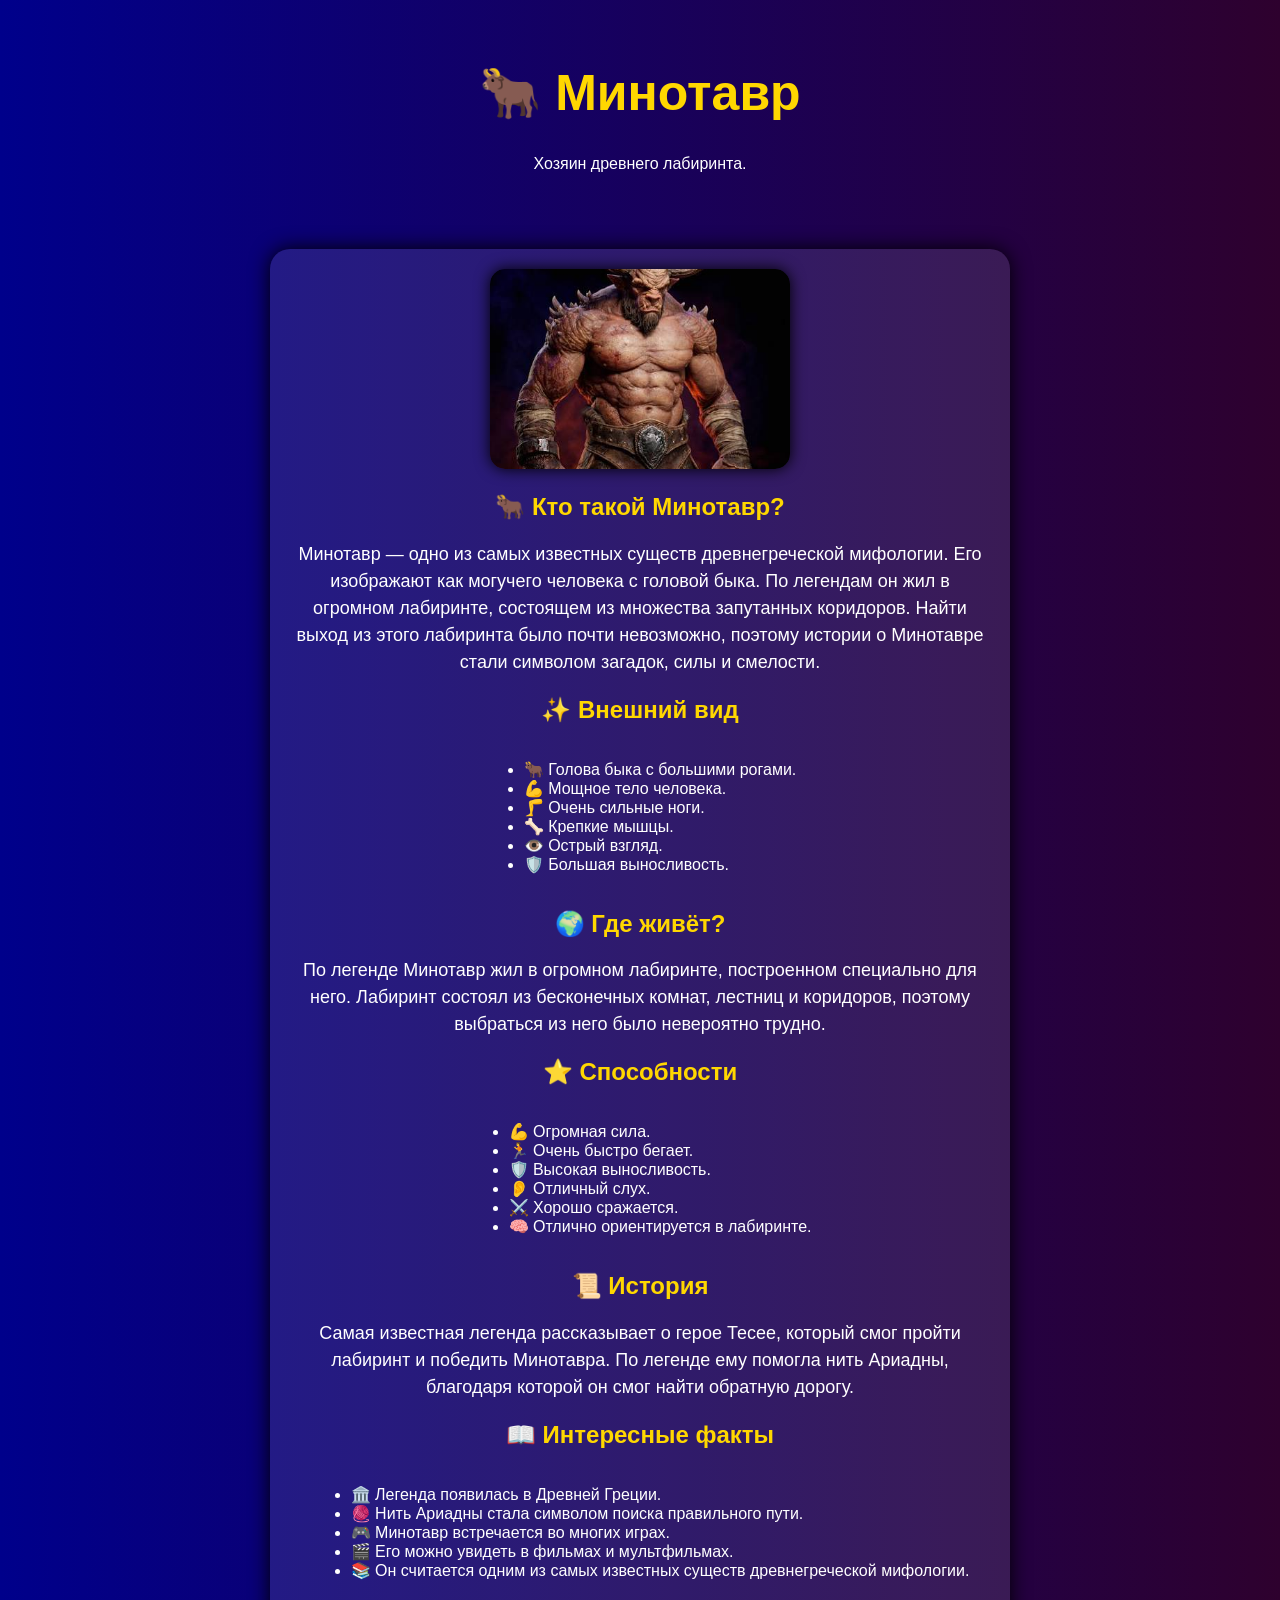
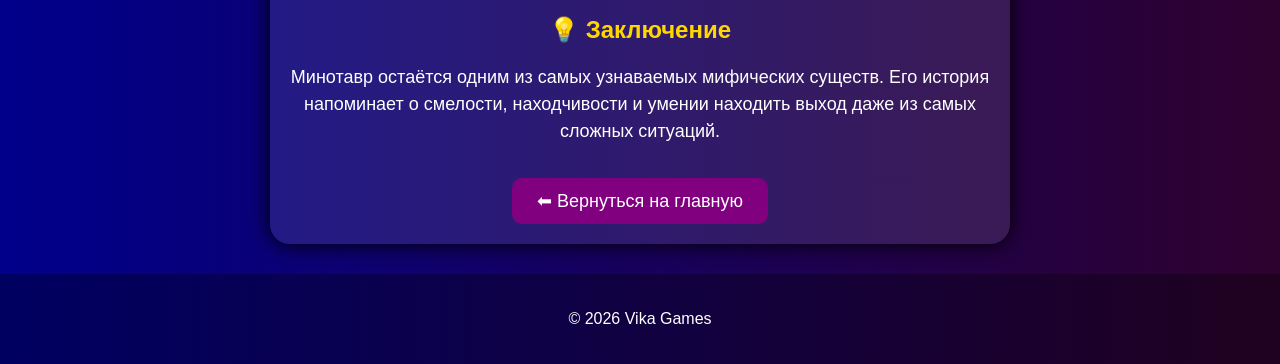
<file: minotaur.html>
<!DOCTYPE html>
<html lang="ru">

<head>
    <meta charset="UTF-8">
    <title>Минотавр</title>
    <link rel="stylesheet" href="style.css">
</head>

<body>

    <header>

        <h1>🐂 Минотавр</h1>

        <p>Хозяин древнего лабиринта.</p>

    </header>

    <main>

        <div class="card">

            <img src="minotaur.jpg" alt="Минотавр">

            <h2>🐂 Кто такой Минотавр?</h2>

            <p>
                Минотавр — одно из самых известных существ древнегреческой мифологии. Его изображают как могучего
                человека с головой быка. По легендам он жил в огромном лабиринте, состоящем из множества запутанных
                коридоров. Найти выход из этого лабиринта было почти невозможно, поэтому истории о Минотавре стали
                символом загадок, силы и смелости.
            </p>

            <h2>✨ Внешний вид</h2>

            <ul>
                <li>🐂 Голова быка с большими рогами.</li>
                <li>💪 Мощное тело человека.</li>
                <li>🦵 Очень сильные ноги.</li>
                <li>🦴 Крепкие мышцы.</li>
                <li>👁️ Острый взгляд.</li>
                <li>🛡️ Большая выносливость.</li>
            </ul>

            <h2>🌍 Где живёт?</h2>

            <p>
                По легенде Минотавр жил в огромном лабиринте, построенном специально для него. Лабиринт состоял из
                бесконечных комнат, лестниц и коридоров, поэтому выбраться из него было невероятно трудно.
            </p>

            <h2>⭐ Способности</h2>

            <ul>
                <li>💪 Огромная сила.</li>
                <li>🏃 Очень быстро бегает.</li>
                <li>🛡️ Высокая выносливость.</li>
                <li>👂 Отличный слух.</li>
                <li>⚔️ Хорошо сражается.</li>
                <li>🧠 Отлично ориентируется в лабиринте.</li>
            </ul>

            <h2>📜 История</h2>

            <p>
                Самая известная легенда рассказывает о герое Тесее, который смог пройти лабиринт и победить Минотавра.
                По легенде ему помогла нить Ариадны, благодаря которой он смог найти обратную дорогу.
            </p>

            <h2>📖 Интересные факты</h2>

            <ul>
                <li>🏛️ Легенда появилась в Древней Греции.</li>
                <li>🧶 Нить Ариадны стала символом поиска правильного пути.</li>
                <li>🎮 Минотавр встречается во многих играх.</li>
                <li>🎬 Его можно увидеть в фильмах и мультфильмах.</li>
                <li>📚 Он считается одним из самых известных существ древнегреческой мифологии.</li>
            </ul>

            <h2>💡 Заключение</h2>

            <p>
                Минотавр остаётся одним из самых узнаваемых мифических существ. Его история напоминает о смелости,
                находчивости и умении находить выход даже из самых сложных ситуаций.
            </p>

            <br>

            <a href="index.html">
                <button>⬅ Вернуться на главную</button>
            </a>

        </div>

    </main>

    <footer>

        <p>© 2026 Vika Games</p>

    </footer>

</body>

</html>
</file>
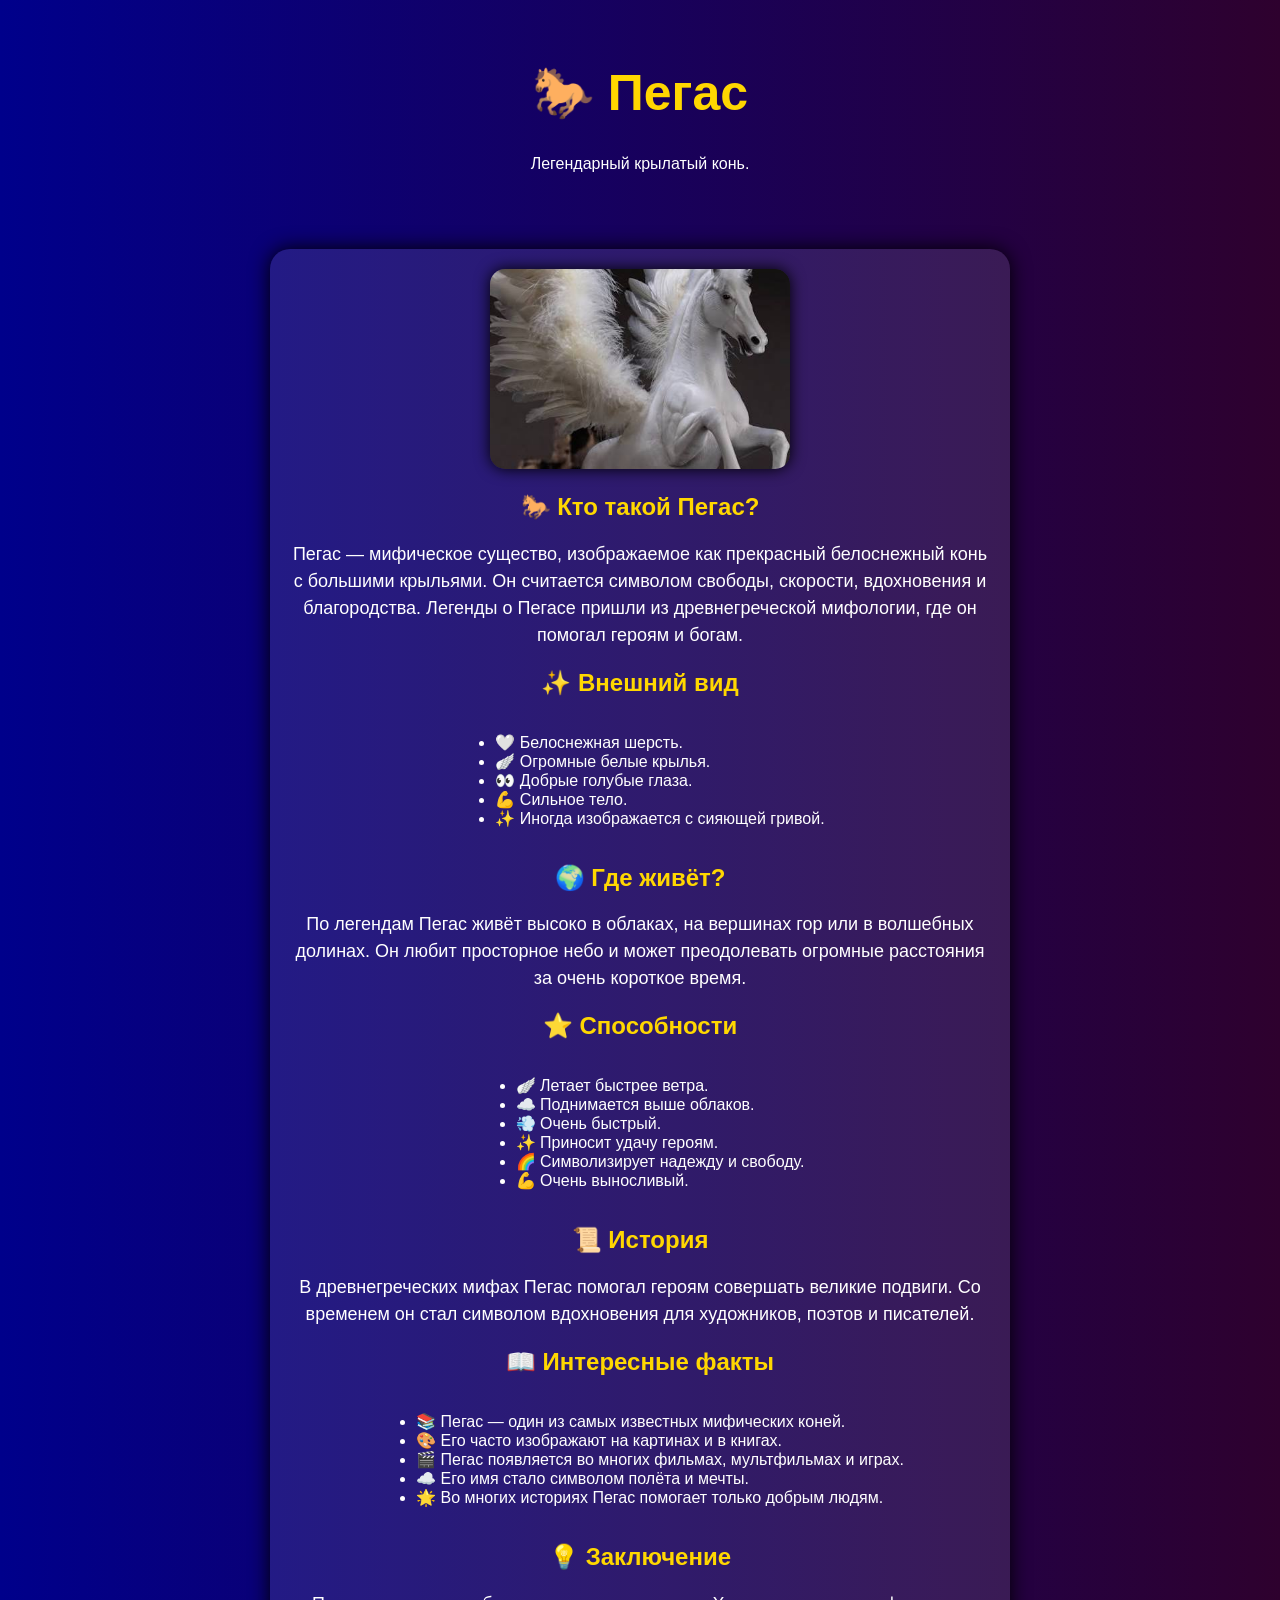
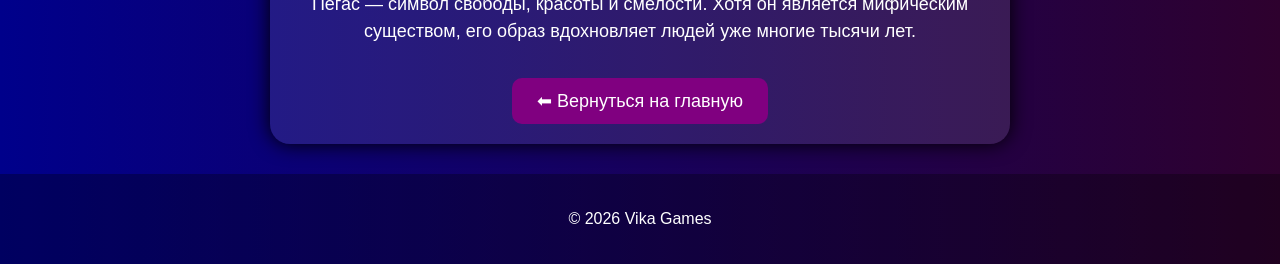
<file: pegasus.html>
<!DOCTYPE html>
<html lang="ru">

<head>
    <meta charset="UTF-8">
    <title>Пегас</title>
    <link rel="stylesheet" href="style.css">
</head>

<body>

    <header>

        <h1>🐎 Пегас</h1>

        <p>Легендарный крылатый конь.</p>

    </header>

    <main>

        <div class="card">

            <img src="pegasus.jpg" alt="Пегас">

            <h2>🐎 Кто такой Пегас?</h2>

            <p>
                Пегас — мифическое существо, изображаемое как прекрасный белоснежный конь с большими крыльями. Он
                считается символом свободы, скорости, вдохновения и благородства. Легенды о Пегасе пришли из
                древнегреческой мифологии, где он помогал героям и богам.
            </p>

            <h2>✨ Внешний вид</h2>

            <ul>
                <li>🤍 Белоснежная шерсть.</li>
                <li>🪽 Огромные белые крылья.</li>
                <li>👀 Добрые голубые глаза.</li>
                <li>💪 Сильное тело.</li>
                <li>✨ Иногда изображается с сияющей гривой.</li>
            </ul>

            <h2>🌍 Где живёт?</h2>

            <p>
                По легендам Пегас живёт высоко в облаках, на вершинах гор или в волшебных долинах. Он любит просторное
                небо и может преодолевать огромные расстояния за очень короткое время.
            </p>

            <h2>⭐ Способности</h2>

            <ul>
                <li>🪽 Летает быстрее ветра.</li>
                <li>☁️ Поднимается выше облаков.</li>
                <li>💨 Очень быстрый.</li>
                <li>✨ Приносит удачу героям.</li>
                <li>🌈 Символизирует надежду и свободу.</li>
                <li>💪 Очень выносливый.</li>
            </ul>

            <h2>📜 История</h2>

            <p>
                В древнегреческих мифах Пегас помогал героям совершать великие подвиги. Со временем он стал символом
                вдохновения для художников, поэтов и писателей.
            </p>

            <h2>📖 Интересные факты</h2>

            <ul>
                <li>📚 Пегас — один из самых известных мифических коней.</li>
                <li>🎨 Его часто изображают на картинах и в книгах.</li>
                <li>🎬 Пегас появляется во многих фильмах, мультфильмах и играх.</li>
                <li>☁️ Его имя стало символом полёта и мечты.</li>
                <li>🌟 Во многих историях Пегас помогает только добрым людям.</li>
            </ul>

            <h2>💡 Заключение</h2>

            <p>
                Пегас — символ свободы, красоты и смелости. Хотя он является мифическим существом, его образ вдохновляет
                людей уже многие тысячи лет.
            </p>

            <br>

            <a href="index.html">
                <button>⬅ Вернуться на главную</button>
            </a>

        </div>

    </main>

    <footer>

        <p>© 2026 Vika Games</p>

    </footer>

</body>

</html>
</file>
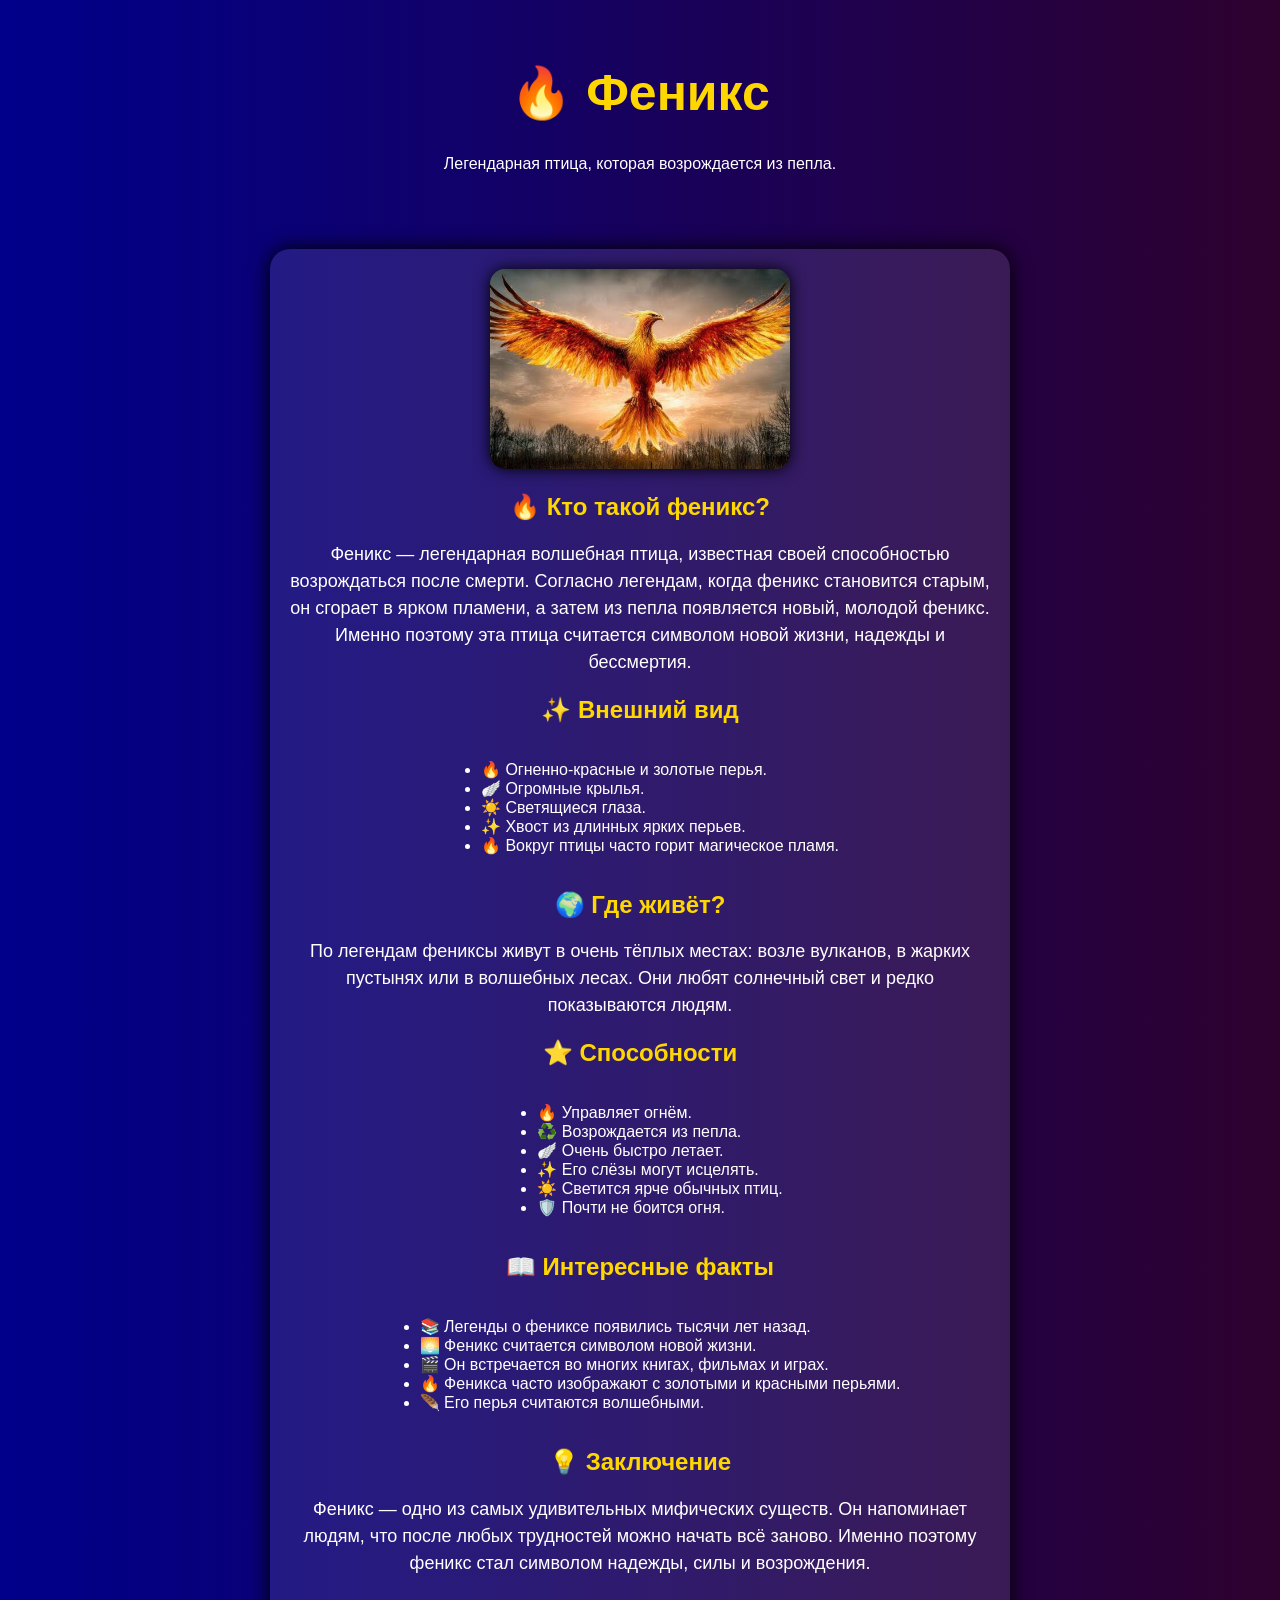
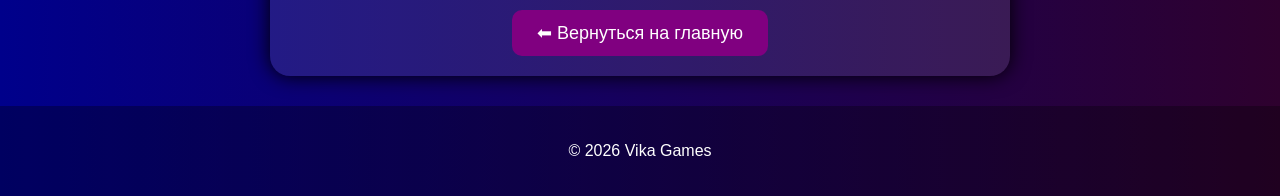
<file: phoenix.html>
<!DOCTYPE html>
<html lang="ru">

<head>
    <meta charset="UTF-8">
    <meta name="viewport" content="width=device-width, initial-scale=1.0">
    <title>Феникс</title>
    <link rel="stylesheet" href="style.css">
</head>

<body>

    <header>

        <h1>🔥 Феникс</h1>

        <p>Легендарная птица, которая возрождается из пепла.</p>

    </header>

    <main>

        <div class="card">

            <img src="phoenix.jpg" alt="Феникс">

            <h2>🔥 Кто такой феникс?</h2>

            <p>
                Феникс — легендарная волшебная птица, известная своей способностью
                возрождаться после смерти. Согласно легендам, когда феникс становится
                старым, он сгорает в ярком пламени, а затем из пепла появляется новый,
                молодой феникс. Именно поэтому эта птица считается символом новой жизни,
                надежды и бессмертия.
            </p>

            <h2>✨ Внешний вид</h2>

            <ul>
                <li>🔥 Огненно-красные и золотые перья.</li>
                <li>🪽 Огромные крылья.</li>
                <li>☀️ Светящиеся глаза.</li>
                <li>✨ Хвост из длинных ярких перьев.</li>
                <li>🔥 Вокруг птицы часто горит магическое пламя.</li>
            </ul>

            <h2>🌍 Где живёт?</h2>

            <p>
                По легендам фениксы живут в очень тёплых местах: возле вулканов,
                в жарких пустынях или в волшебных лесах. Они любят солнечный свет
                и редко показываются людям.
            </p>

            <h2>⭐ Способности</h2>

            <ul>
                <li>🔥 Управляет огнём.</li>
                <li>♻️ Возрождается из пепла.</li>
                <li>🪽 Очень быстро летает.</li>
                <li>✨ Его слёзы могут исцелять.</li>
                <li>☀️ Светится ярче обычных птиц.</li>
                <li>🛡️ Почти не боится огня.</li>
            </ul>

            <h2>📖 Интересные факты</h2>

            <ul>
                <li>📚 Легенды о фениксе появились тысячи лет назад.</li>
                <li>🌅 Феникс считается символом новой жизни.</li>
                <li>🎬 Он встречается во многих книгах, фильмах и играх.</li>
                <li>🔥 Феникса часто изображают с золотыми и красными перьями.</li>
                <li>🪶 Его перья считаются волшебными.</li>
            </ul>

            <h2>💡 Заключение</h2>

            <p>
                Феникс — одно из самых удивительных мифических существ.
                Он напоминает людям, что после любых трудностей можно начать всё заново.
                Именно поэтому феникс стал символом надежды, силы и возрождения.
            </p>

            <br>

            <a href="index.html">
                <button>⬅ Вернуться на главную</button>
            </a>

        </div>

    </main>

    <footer>

        <p>© 2026 Vika Games</p>

    </footer>

</body>

</html>
</file>
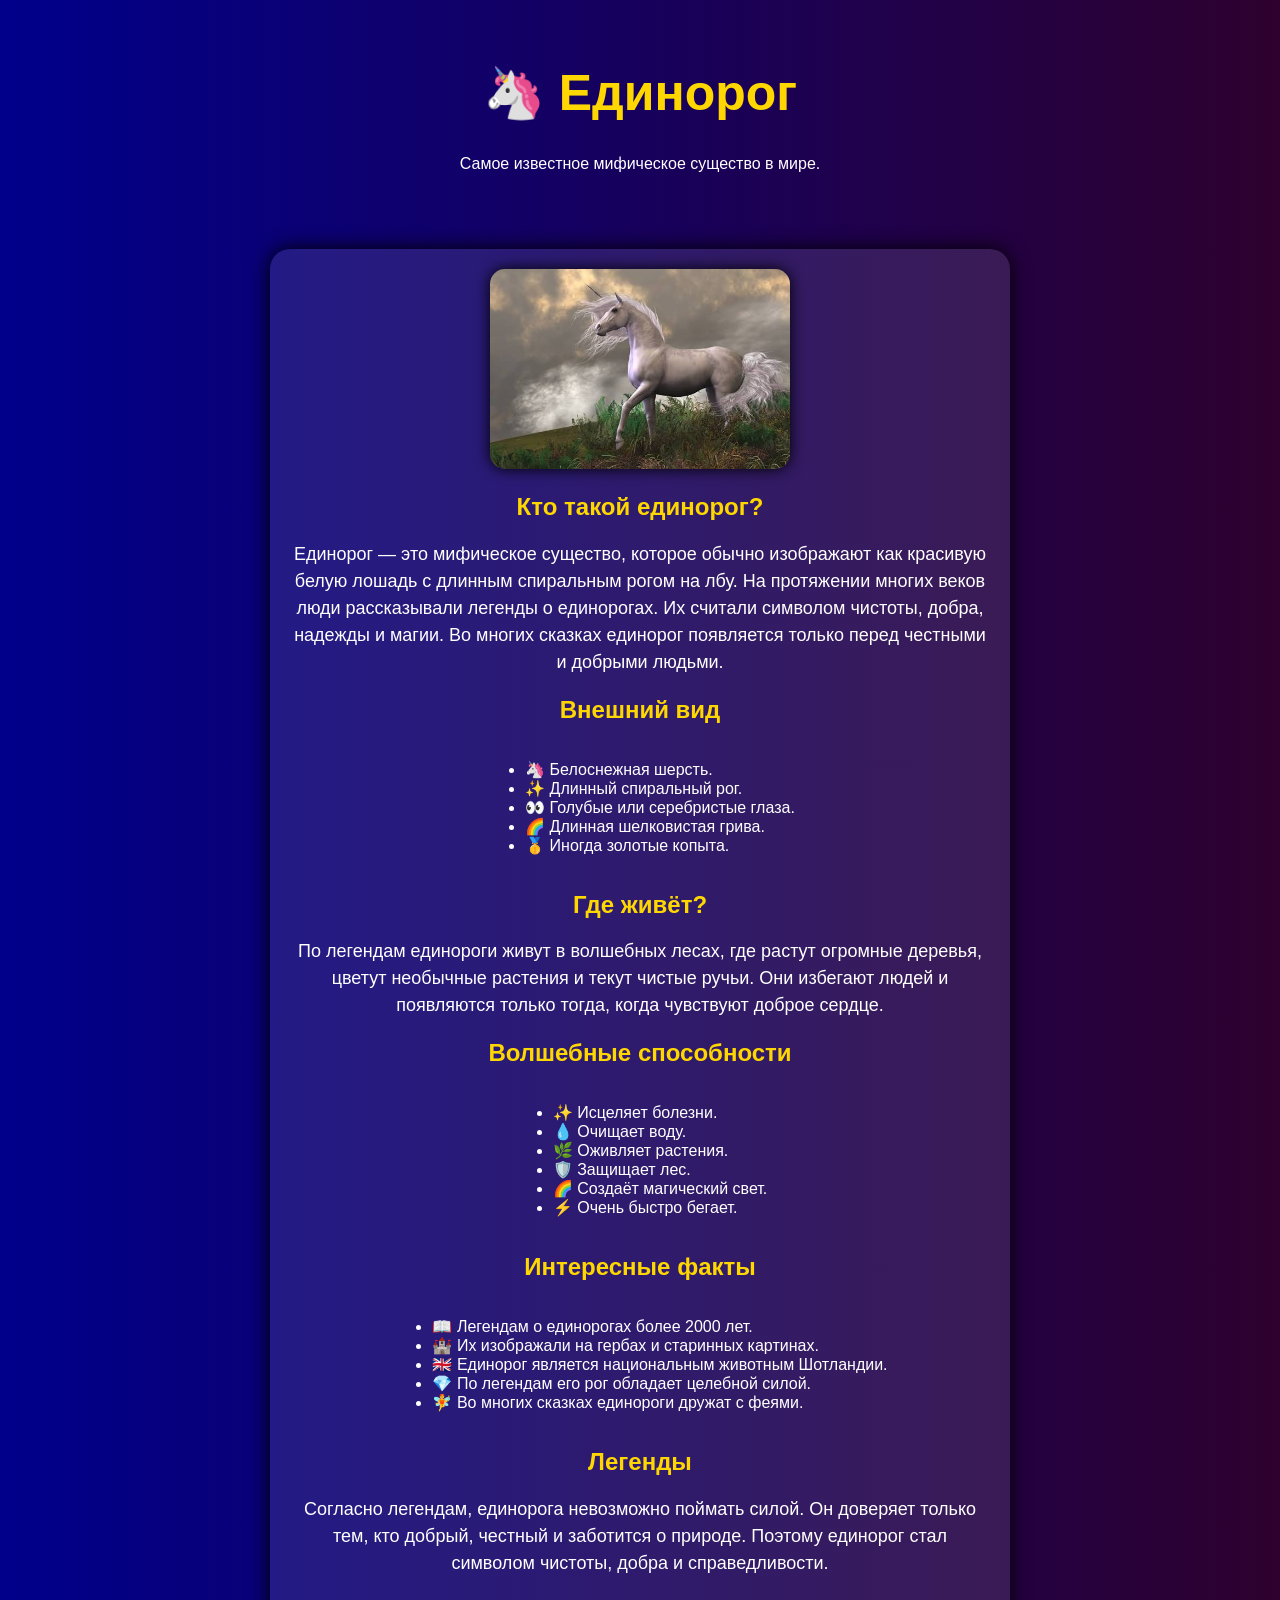
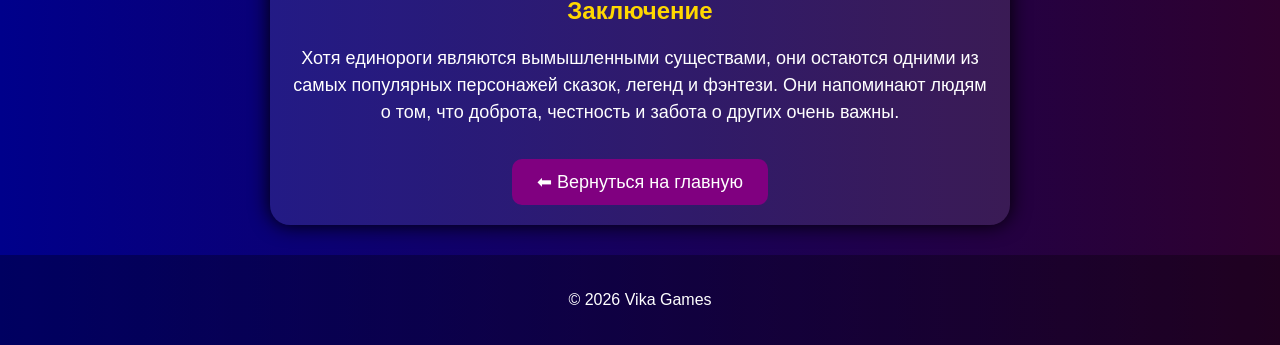
<file: unicorn.html>
<!DOCTYPE html>
<html lang="ru">

<head>
    <meta charset="UTF-8">
    <meta name="viewport" content="width=device-width, initial-scale=1.0">
    <title>Единорог</title>
    <link rel="stylesheet" href="style.css">
</head>

<body>

    <header>

        <h1>🦄 Единорог</h1>

        <p>Самое известное мифическое существо в мире.</p>

    </header>

    <main>

        <div class="card">

            <img src="unicorn.jpg" alt="Единорог">

            <h2>Кто такой единорог?</h2>

            <p>
                Единорог — это мифическое существо, которое обычно изображают как красивую белую лошадь с длинным
                спиральным рогом на лбу. На протяжении многих веков люди рассказывали легенды о единорогах. Их считали
                символом чистоты, добра, надежды и магии. Во многих сказках единорог появляется только перед честными и
                добрыми людьми.
            </p>

            <h2>Внешний вид</h2>

            <ul>
                <li>🦄 Белоснежная шерсть.</li>
                <li>✨ Длинный спиральный рог.</li>
                <li>👀 Голубые или серебристые глаза.</li>
                <li>🌈 Длинная шелковистая грива.</li>
                <li>🥇 Иногда золотые копыта.</li>
            </ul>

            <h2>Где живёт?</h2>

            <p>
                По легендам единороги живут в волшебных лесах, где растут огромные деревья, цветут необычные растения и
                текут чистые ручьи. Они избегают людей и появляются только тогда, когда чувствуют доброе сердце.
            </p>

            <h2>Волшебные способности</h2>

            <ul>
                <li>✨ Исцеляет болезни.</li>
                <li>💧 Очищает воду.</li>
                <li>🌿 Оживляет растения.</li>
                <li>🛡️ Защищает лес.</li>
                <li>🌈 Создаёт магический свет.</li>
                <li>⚡ Очень быстро бегает.</li>
            </ul>

            <h2>Интересные факты</h2>

            <ul>
                <li>📖 Легендам о единорогах более 2000 лет.</li>
                <li>🏰 Их изображали на гербах и старинных картинах.</li>
                <li>🇬🇧 Единорог является национальным животным Шотландии.</li>
                <li>💎 По легендам его рог обладает целебной силой.</li>
                <li>🧚 Во многих сказках единороги дружат с феями.</li>
            </ul>

            <h2>Легенды</h2>

            <p>
                Согласно легендам, единорога невозможно поймать силой. Он доверяет только тем, кто добрый, честный и
                заботится о природе. Поэтому единорог стал символом чистоты, добра и справедливости.
            </p>

            <h2>Заключение</h2>

            <p>
                Хотя единороги являются вымышленными существами, они остаются одними из самых популярных персонажей
                сказок, легенд и фэнтези. Они напоминают людям о том, что доброта, честность и забота о других очень
                важны.
            </p>

            <br>

            <a href="index.html">
                <button>⬅ Вернуться на главную</button>
            </a>

        </div>

    </main>

    <footer>

        <p>© 2026 Vika Games</p>

    </footer>

</body>

</html>
</file>
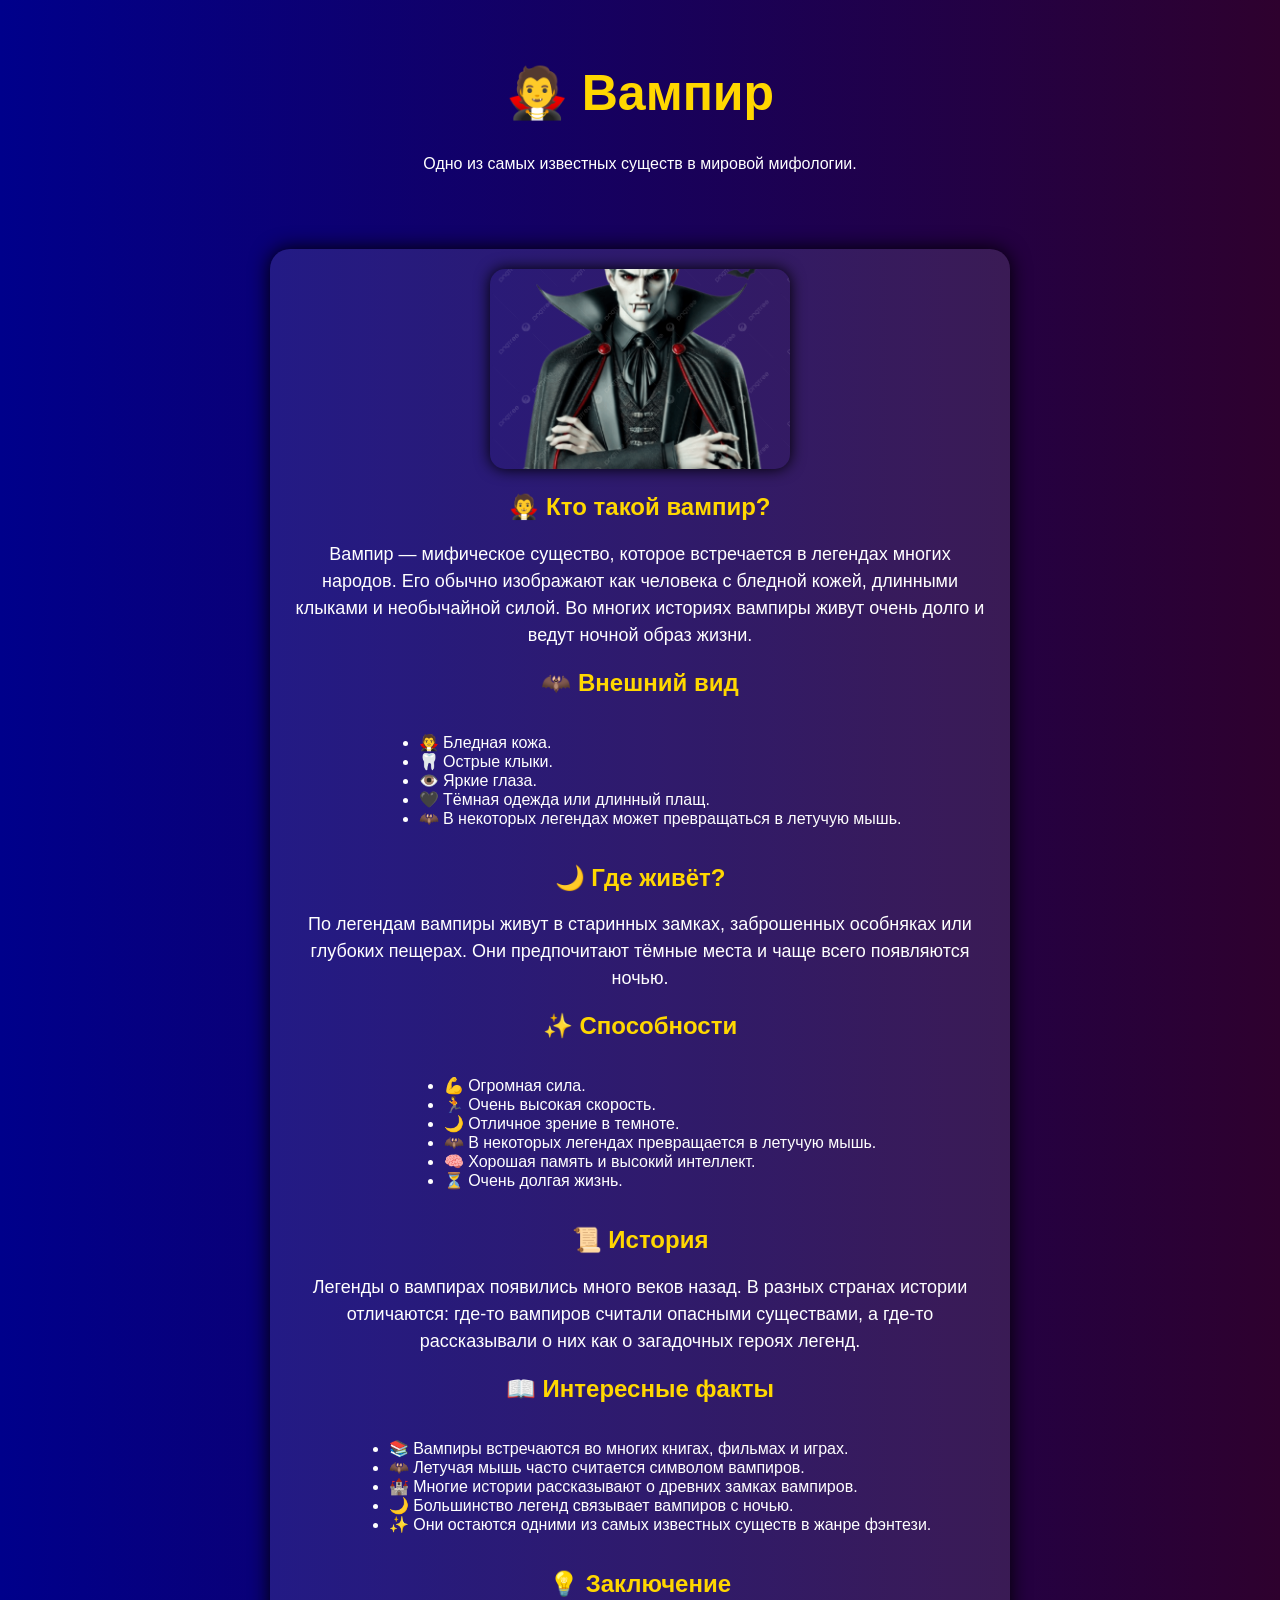
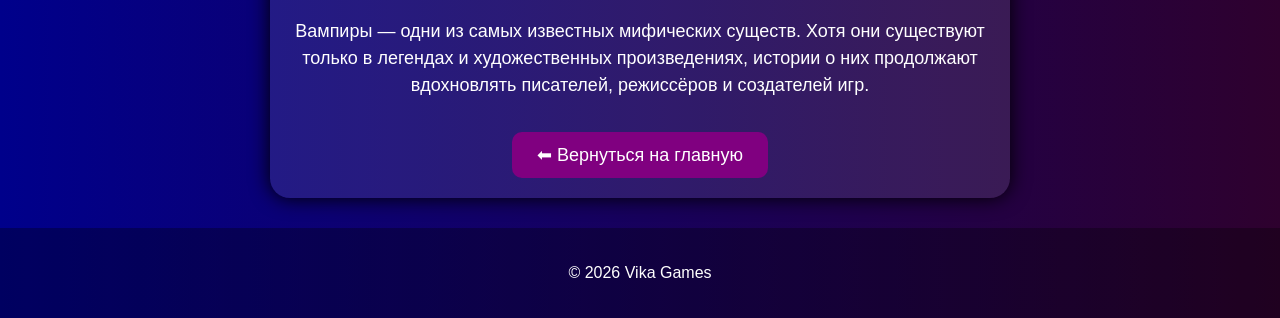
<file: vampire.html>
<!DOCTYPE html>
<html lang="ru">

<head>
    <meta charset="UTF-8">
    <title>Вампир</title>
    <link rel="stylesheet" href="style.css">
</head>

<body>

    <header>

        <h1>🧛 Вампир</h1>

        <p>Одно из самых известных существ в мировой мифологии.</p>

    </header>

    <main>

        <div class="card">

            <img src="vampire.jpg" alt="Вампир">

            <h2>🧛 Кто такой вампир?</h2>

            <p>
                Вампир — мифическое существо, которое встречается в легендах многих народов. Его обычно изображают как
                человека с бледной кожей, длинными клыками и необычайной силой. Во многих историях вампиры живут очень
                долго и ведут ночной образ жизни.
            </p>

            <h2>🦇 Внешний вид</h2>

            <ul>
                <li>🧛 Бледная кожа.</li>
                <li>🦷 Острые клыки.</li>
                <li>👁️ Яркие глаза.</li>
                <li>🖤 Тёмная одежда или длинный плащ.</li>
                <li>🦇 В некоторых легендах может превращаться в летучую мышь.</li>
            </ul>

            <h2>🌙 Где живёт?</h2>

            <p>
                По легендам вампиры живут в старинных замках, заброшенных особняках или глубоких пещерах. Они
                предпочитают тёмные места и чаще всего появляются ночью.
            </p>

            <h2>✨ Способности</h2>

            <ul>
                <li>💪 Огромная сила.</li>
                <li>🏃 Очень высокая скорость.</li>
                <li>🌙 Отличное зрение в темноте.</li>
                <li>🦇 В некоторых легендах превращается в летучую мышь.</li>
                <li>🧠 Хорошая память и высокий интеллект.</li>
                <li>⏳ Очень долгая жизнь.</li>
            </ul>

            <h2>📜 История</h2>

            <p>
                Легенды о вампирах появились много веков назад. В разных странах истории отличаются: где-то вампиров
                считали опасными существами, а где-то рассказывали о них как о загадочных героях легенд.
            </p>

            <h2>📖 Интересные факты</h2>

            <ul>
                <li>📚 Вампиры встречаются во многих книгах, фильмах и играх.</li>
                <li>🦇 Летучая мышь часто считается символом вампиров.</li>
                <li>🏰 Многие истории рассказывают о древних замках вампиров.</li>
                <li>🌙 Большинство легенд связывает вампиров с ночью.</li>
                <li>✨ Они остаются одними из самых известных существ в жанре фэнтези.</li>
            </ul>

            <h2>💡 Заключение</h2>

            <p>
                Вампиры — одни из самых известных мифических существ. Хотя они существуют только в легендах и
                художественных произведениях, истории о них продолжают вдохновлять писателей, режиссёров и создателей
                игр.
            </p>

            <br>

            <a href="index.html">
                <button>⬅ Вернуться на главную</button>
            </a>

        </div>

    </main>

    <footer>

        <p>© 2026 Vika Games</p>

    </footer>

</body>

</html>
</file>
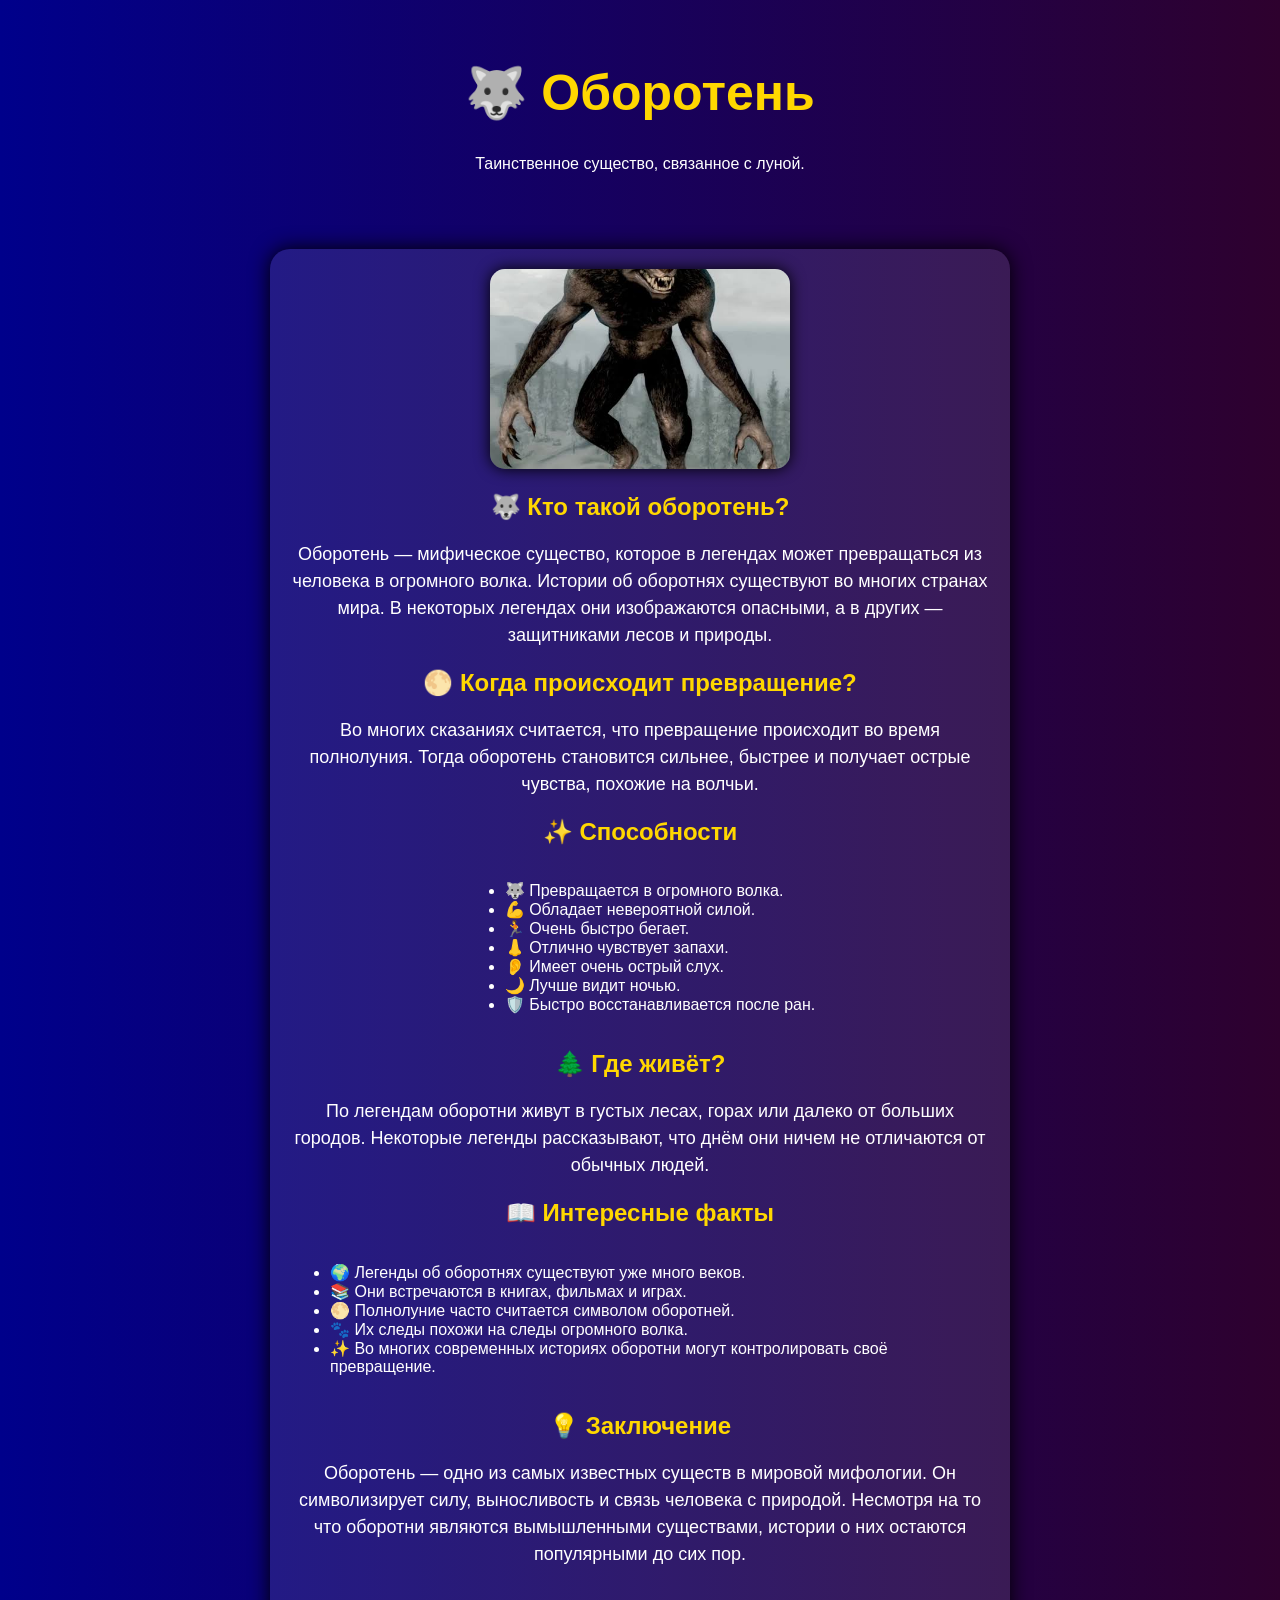
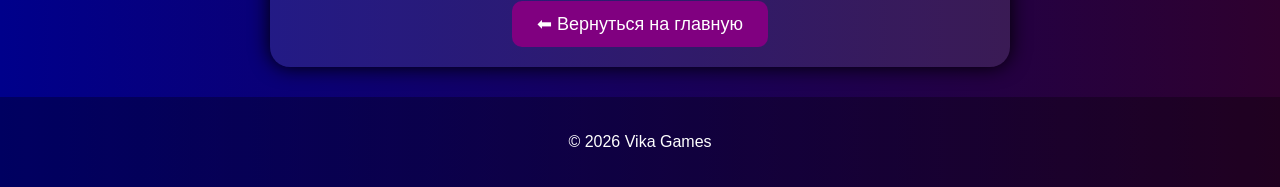
<file: werewolf.html>
<!DOCTYPE html>
<html lang="ru">

<head>
    <meta charset="UTF-8">
    <title>Оборотень</title>
    <link rel="stylesheet" href="style.css">
</head>

<body>

    <header>

        <h1>🐺 Оборотень</h1>

        <p>Таинственное существо, связанное с луной.</p>

    </header>

    <main>

        <div class="card">

            <img src="werewolf.jpg" alt="Оборотень">

            <h2>🐺 Кто такой оборотень?</h2>

            <p>
                Оборотень — мифическое существо, которое в легендах может превращаться из человека в огромного волка.
                Истории об оборотнях существуют во многих странах мира. В некоторых легендах они изображаются опасными,
                а в других — защитниками лесов и природы.
            </p>

            <h2>🌕 Когда происходит превращение?</h2>

            <p>
                Во многих сказаниях считается, что превращение происходит во время полнолуния. Тогда оборотень
                становится сильнее, быстрее и получает острые чувства, похожие на волчьи.
            </p>

            <h2>✨ Способности</h2>

            <ul>
                <li>🐺 Превращается в огромного волка.</li>
                <li>💪 Обладает невероятной силой.</li>
                <li>🏃 Очень быстро бегает.</li>
                <li>👃 Отлично чувствует запахи.</li>
                <li>👂 Имеет очень острый слух.</li>
                <li>🌙 Лучше видит ночью.</li>
                <li>🛡️ Быстро восстанавливается после ран.</li>
            </ul>

            <h2>🌲 Где живёт?</h2>

            <p>
                По легендам оборотни живут в густых лесах, горах или далеко от больших городов. Некоторые легенды
                рассказывают, что днём они ничем не отличаются от обычных людей.
            </p>

            <h2>📖 Интересные факты</h2>

            <ul>
                <li>🌍 Легенды об оборотнях существуют уже много веков.</li>
                <li>📚 Они встречаются в книгах, фильмах и играх.</li>
                <li>🌕 Полнолуние часто считается символом оборотней.</li>
                <li>🐾 Их следы похожи на следы огромного волка.</li>
                <li>✨ Во многих современных историях оборотни могут контролировать своё превращение.</li>
            </ul>

            <h2>💡 Заключение</h2>

            <p>
                Оборотень — одно из самых известных существ в мировой мифологии. Он символизирует силу, выносливость и
                связь человека с природой. Несмотря на то что оборотни являются вымышленными существами, истории о них
                остаются популярными до сих пор.
            </p>

            <br>

            <a href="index.html">
                <button>⬅ Вернуться на главную</button>
            </a>

        </div>

    </main>

    <footer>

        <p>© 2026 Vika Games</p>

    </footer>

</body>

</html>
</file>
<file: style.css>
body {
    background: linear-gradient(to right, darkblue, rgb(46, 1, 46));
    color: white;
    font-family: Arial, sans-serif;
    margin: 0;
    padding: 0;
}

header {
    text-align: center;
    padding: 30px;
}

h1 {
    color: gold;
    font-size: 50px;
}

h2 {
    color: gold;
}

main {
    display: flex;
    justify-content: center;
    gap: 40px;
    flex-wrap: wrap;
    padding: 30px;
}

.card {
    width: 350px;
    background-color: rgba(255, 255, 255, 0.1);
    border-radius: 20px;
    padding: 20px;
    text-align: center;
    box-shadow: 0px 0px 20px black;
}

.card img {
    width: 300px;
    height: 200px;
    object-fit: cover;
    border-radius: 15px;
    box-shadow: 0px 0px 15px black;
    transition: 0.5s;
    text-align: center;
}

.card img:hover {
    transform: scale(1.05);
}

.card p {
    font-size: 18px;
    line-height: 1.5;
    text-align: center;
    margin: 15px 0;
}

button {
    background-color: purple;
    color: white;
    border: none;
    border-radius: 10px;
    padding: 12px 25px;
    cursor: pointer;
    transition: 0.5s;
    font-size: 18px;
}

button:hover {
    background-color: blue;
    transform: scale(1.1);
}

footer {
    text-align: center;
    padding: 20px;
    background-color: rgba(0, 0, 0, 0.3);
}

main {
    display: flex;
    justify-content: center;
    padding: 30px;
}

.card {
    width: 700px;
    text-align: center;
}

.card ul {
    display: inline-block;
    text-align: left;
}

.search-box {
    text-align: center;
    margin: 30px;
}

#search {
    width: 350px;
    padding: 15px;
    font-size: 18px;
    border-radius: 15px;
    border: none;
    outline: none;
    box-shadow: 0px 0px 15px gray;
}

@media (max-width: 768px) {

    header h1 {
        font-size: 35px;
    }

    header p {
        font-size: 18px;
    }

    main {
        flex-direction: column;
        align-items: center;
    }

    .card {
        width: 90%;
    }

    .card img {
        width: 100%;
        height: auto;
    }

    #search {
        width: 85%;
    }

    button {
        width: 100%;
        font-size: 18px;
        padding: 15px;
    }

}
</file>
